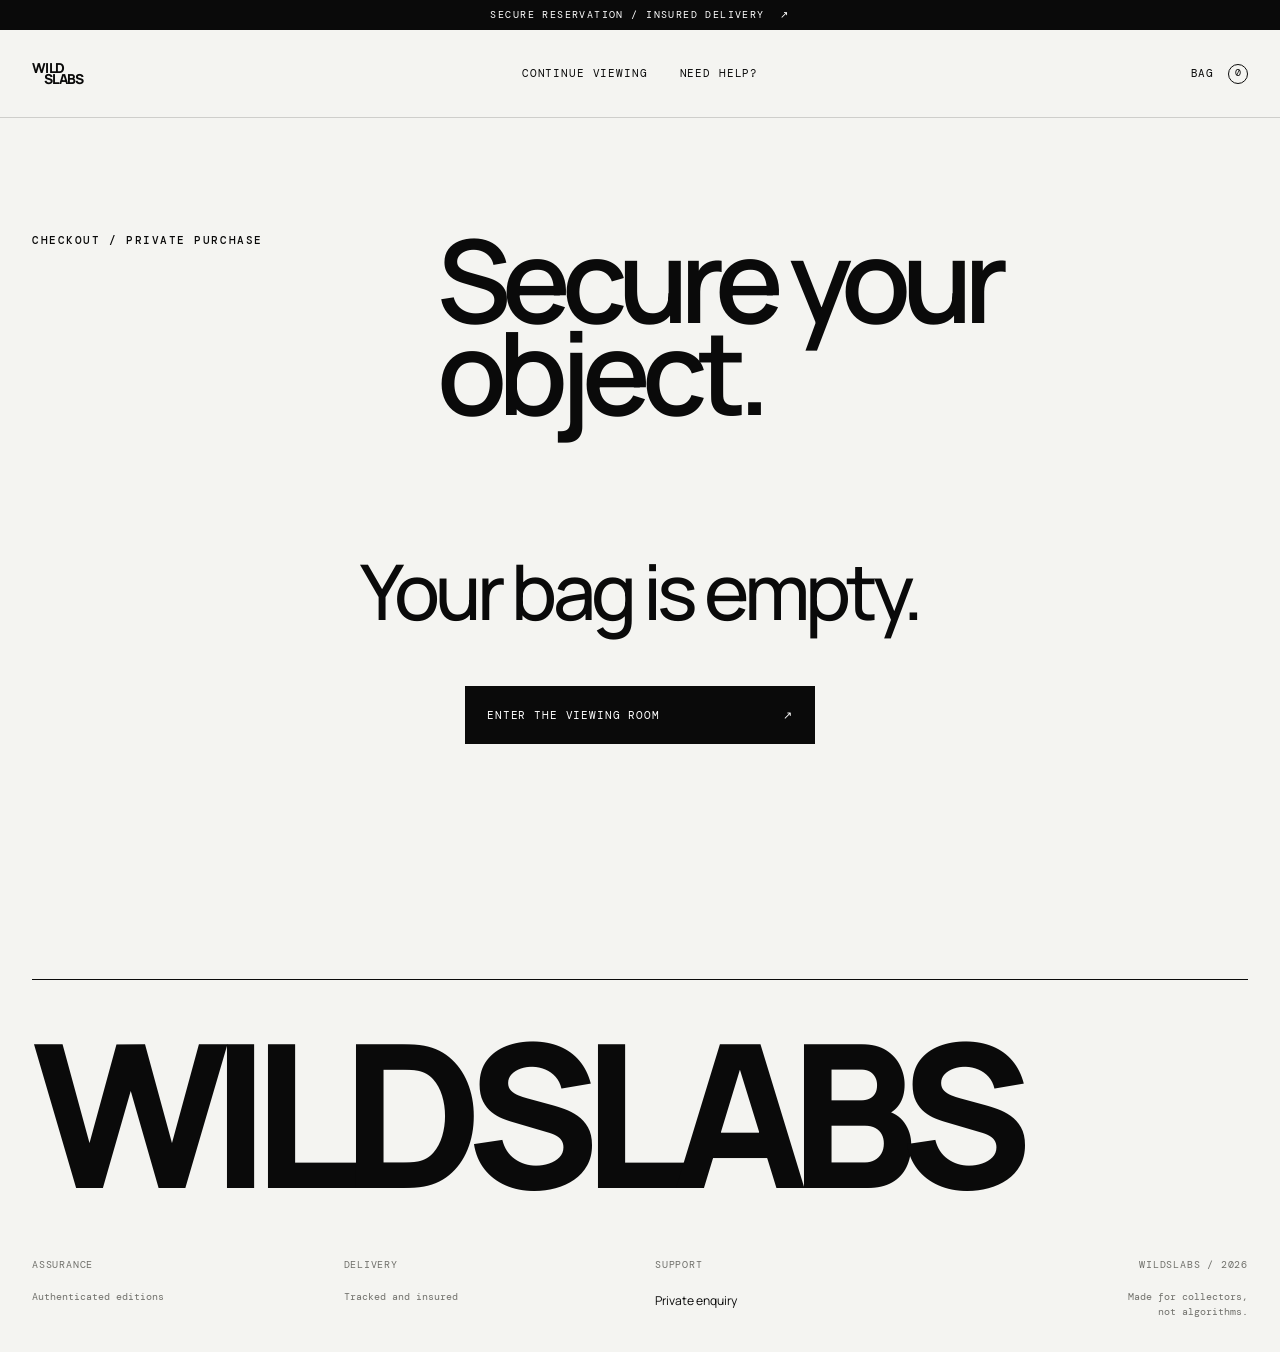
<file: checkout.html>
<!doctype html>
<html lang="en">
<head>
  <meta charset="utf-8">
  <meta name="viewport" content="width=device-width, initial-scale=1">
  <meta name="theme-color" content="#f4f4f1">
  <meta name="description" content="Complete your WildSlabs limited-edition object reservation.">
  <title>Checkout — WildSlabs</title>
  <link rel="preconnect" href="https://fonts.googleapis.com">
  <link rel="preconnect" href="https://fonts.gstatic.com" crossorigin>
  <link href="https://fonts.googleapis.com/css2?family=DM+Mono:wght@300;400;500&family=Manrope:wght@400;500;600;700;800&display=swap" rel="stylesheet">
  <link rel="stylesheet" href="assets/css/styles.css">
  <script src="assets/js/catalog.js" defer></script>
  <script src="assets/js/inner-pages.js" defer></script>
</head>
<body class="inner-page checkout-page" data-page="checkout">
  <a class="skip-link" href="#main-content">Skip to content</a>
  <div class="announcement" role="status"><p>Secure reservation / Insured delivery <span aria-hidden="true">↗</span></p></div>

  <header class="site-header" data-header>
    <a class="wordmark" href="index.html" aria-label="WildSlabs home"><span>WILD</span><span>SLABS</span></a>
    <nav class="desktop-nav" aria-label="Primary navigation"><a href="collection.html?type=all">Continue viewing</a><a href="index.html#studio">Need help?</a></nav>
    <div class="header-actions"><a class="text-button" href="checkout.html">Bag <span class="cart-count" data-cart-count>0</span></a></div>
  </header>

  <main id="main-content" class="checkout-main section-shell">
    <div class="checkout-heading"><p class="eyebrow">Checkout / Private purchase</p><h1>Secure your<br>object.</h1></div>

    <div class="checkout-empty" data-checkout-empty hidden>
      <h2>Your bag is empty.</h2>
      <a class="button button-dark" href="collection.html?type=all">Enter the viewing room <span aria-hidden="true">↗</span></a>
    </div>

    <div class="checkout-layout" data-checkout-content hidden>
      <form class="checkout-form" data-checkout-form>
        <section>
          <div class="checkout-section-title"><span>01</span><h2>Contact</h2></div>
          <div class="form-grid">
            <label class="field field--wide">Email address<input type="email" name="email" autocomplete="email" required></label>
            <label class="field">First name<input type="text" name="first_name" autocomplete="given-name" required></label>
            <label class="field">Last name<input type="text" name="last_name" autocomplete="family-name" required></label>
          </div>
        </section>
        <section>
          <div class="checkout-section-title"><span>02</span><h2>Delivery</h2></div>
          <div class="form-grid">
            <label class="field field--wide">Address<input type="text" name="address" autocomplete="street-address" required></label>
            <label class="field">City<input type="text" name="city" autocomplete="address-level2" required></label>
            <label class="field">Postal code<input type="text" name="postal_code" autocomplete="postal-code" required></label>
            <label class="field field--wide">Country<select name="country" autocomplete="country-name" required><option value="">Select country</option><option>United States</option><option>United Kingdom</option><option>Canada</option><option>Australia</option><option>Singapore</option><option>Other</option></select></label>
          </div>
        </section>
        <section>
          <div class="checkout-section-title"><span>03</span><h2>Reservation</h2></div>
          <p class="checkout-disclaimer">This static prototype captures the full checkout journey. Secure payment will connect to WooCommerce during the WordPress build.</p>
          <button class="button button-dark checkout-submit" type="submit">Complete reservation <span aria-hidden="true">↗</span></button>
          <p class="form-message" data-checkout-message aria-live="polite"></p>
        </section>
      </form>

      <aside class="order-summary" aria-labelledby="summary-title">
        <div class="checkout-section-title"><span>Bag</span><h2 id="summary-title">Order summary</h2></div>
        <div data-checkout-items></div>
        <dl class="order-totals">
          <div><dt>Subtotal</dt><dd data-checkout-subtotal>$0</dd></div>
          <div><dt>Insured delivery</dt><dd>Complimentary</dd></div>
          <div class="order-total"><dt>Total</dt><dd data-checkout-total>$0</dd></div>
        </dl>
      </aside>
    </div>
  </main>

  <footer class="site-footer section-shell checkout-footer">
    <a class="footer-wordmark" href="index.html">WILDSLABS</a>
    <div class="footer-grid"><div><p>Assurance</p><span>Authenticated editions</span></div><div><p>Delivery</p><span>Tracked and insured</span></div><div><p>Support</p><a href="index.html#studio">Private enquiry</a></div><div class="footer-note"><p>WildSlabs / 2026</p><span>Made for collectors,<br>not algorithms.</span></div></div>
  </footer>
</body>
</html>
</file>
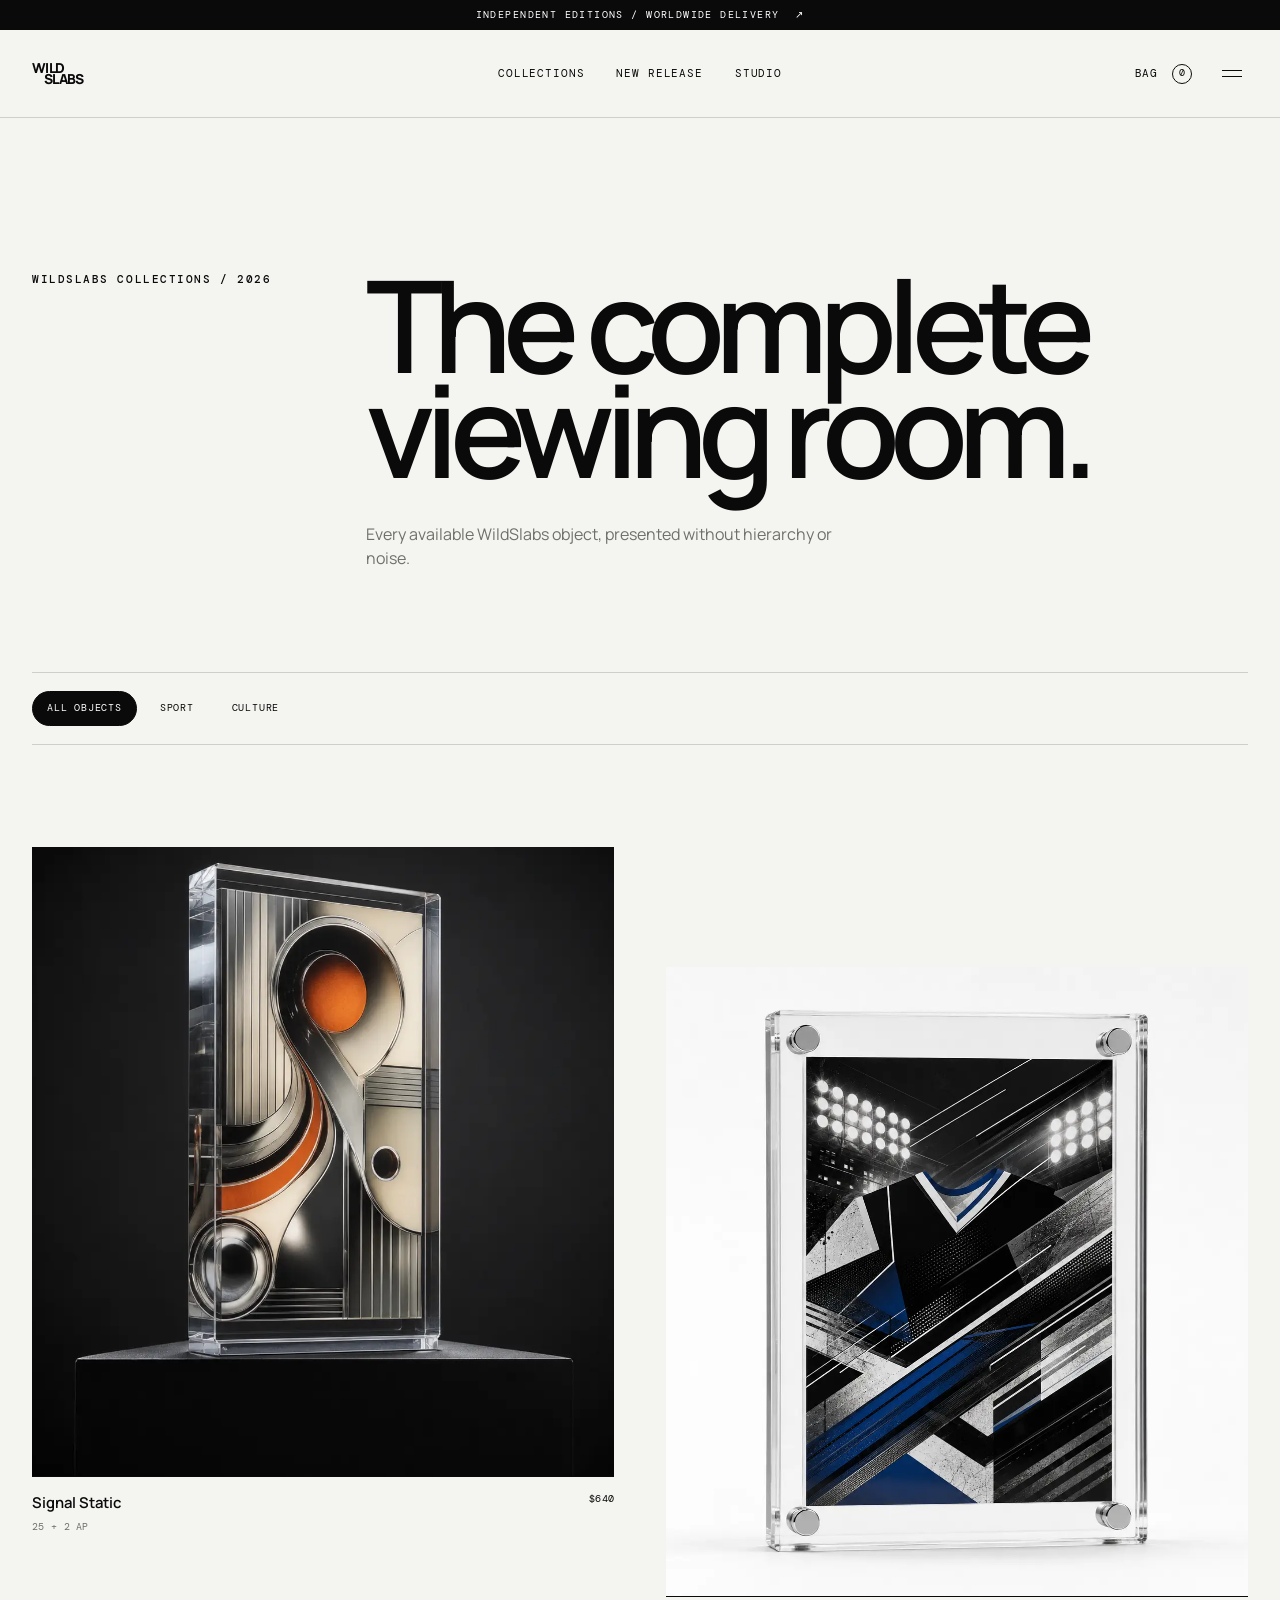
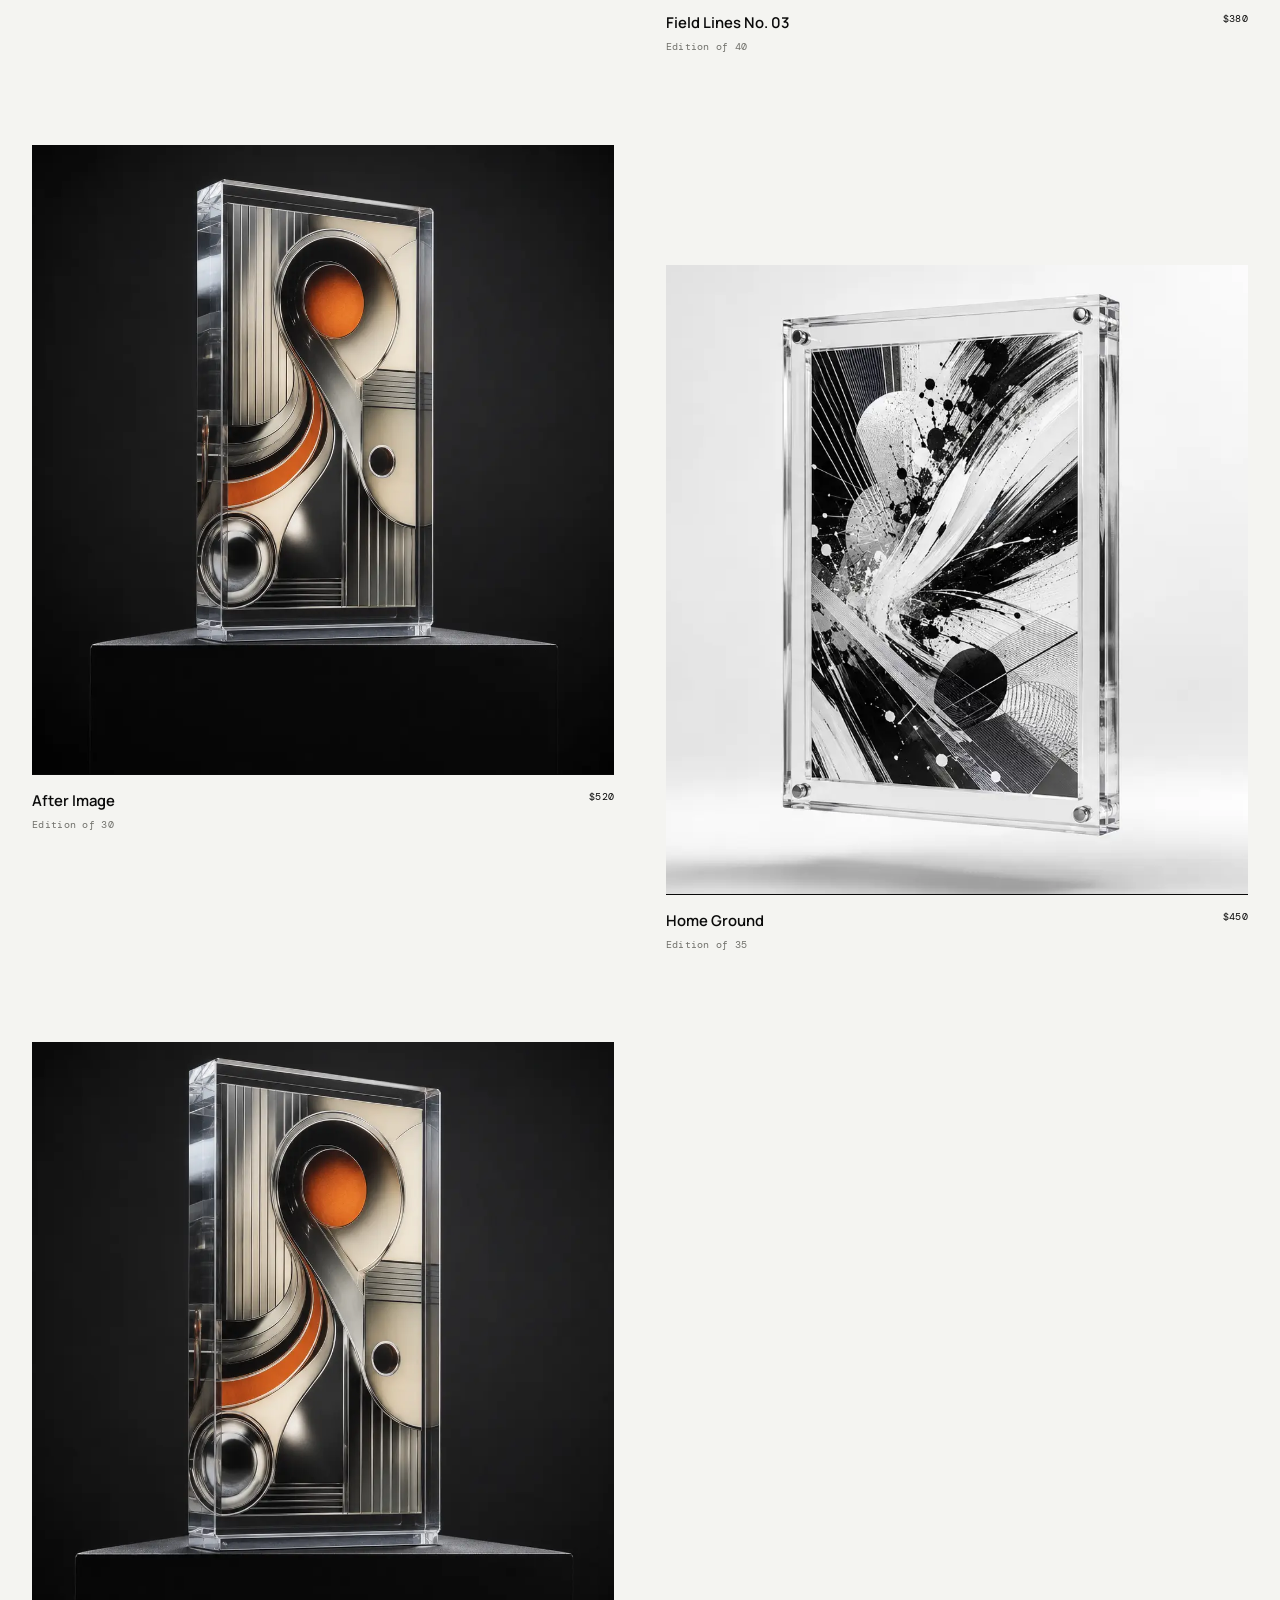
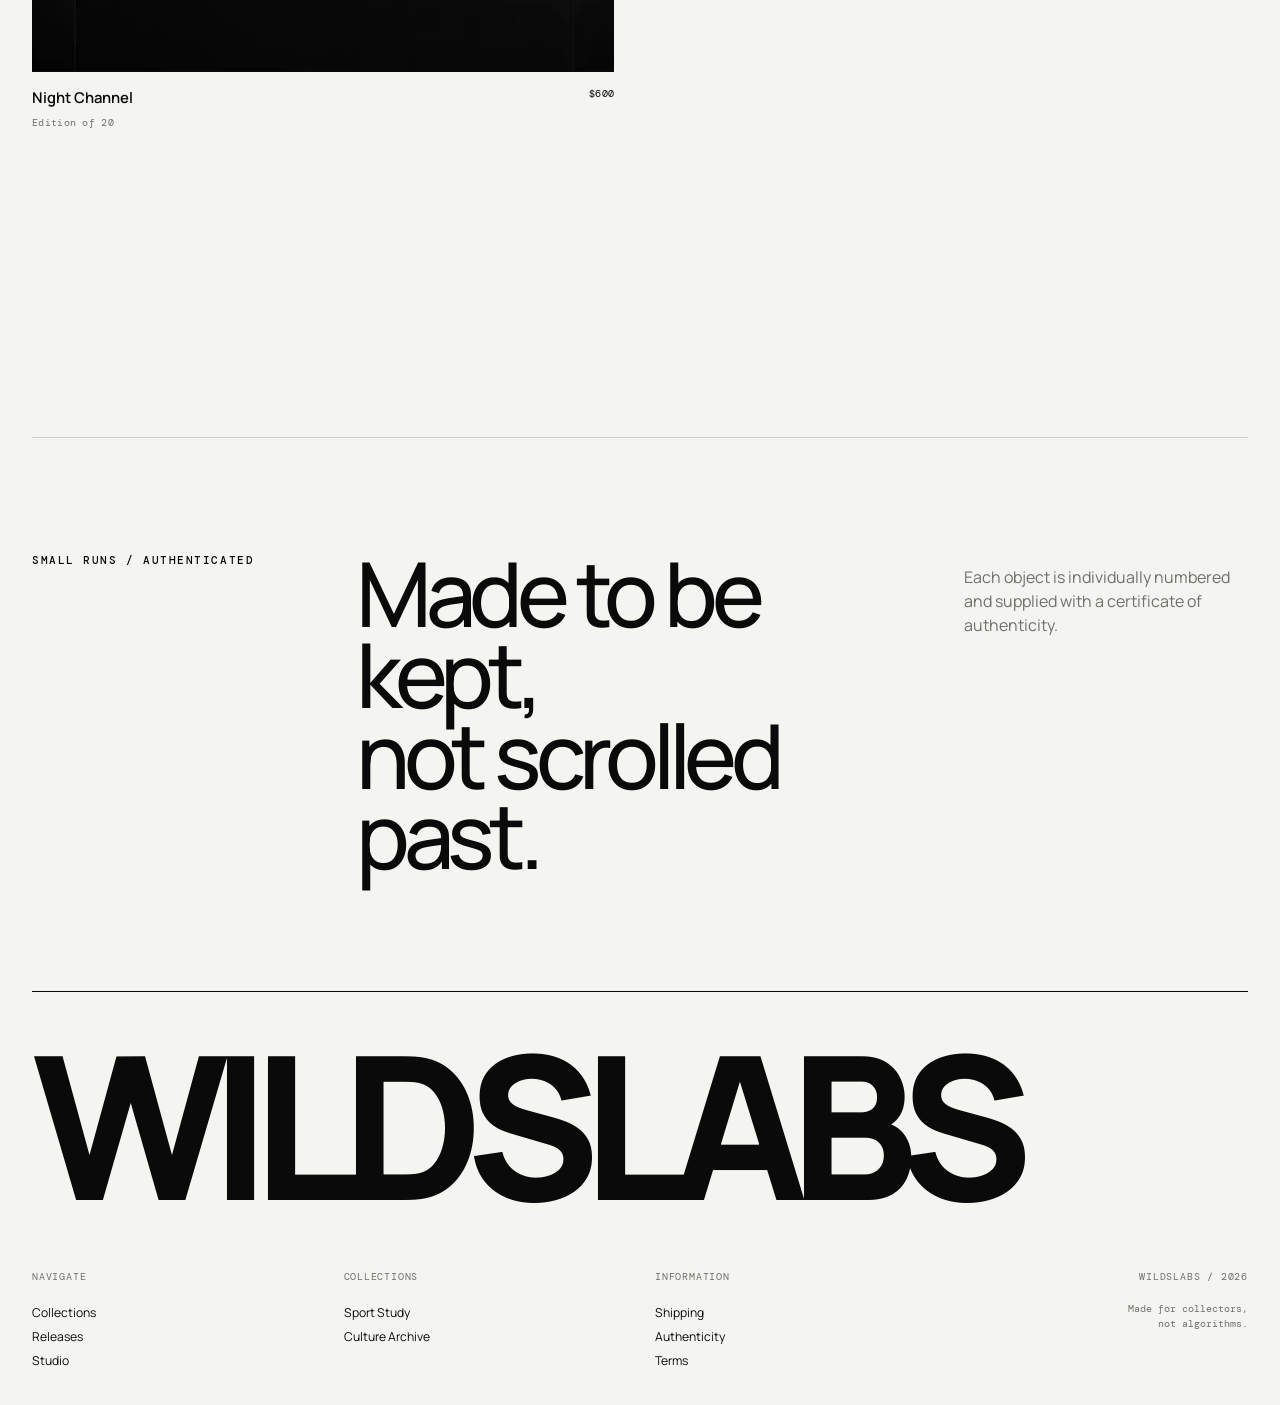
<file: collection.html>
<!doctype html>
<html lang="en">
<head>
  <meta charset="utf-8">
  <meta name="viewport" content="width=device-width, initial-scale=1">
  <meta name="theme-color" content="#f4f4f1">
  <meta name="description" content="Browse WildSlabs limited-edition sport and culture collectible collections.">
  <title>Collections — WildSlabs</title>
  <link rel="preconnect" href="https://fonts.googleapis.com">
  <link rel="preconnect" href="https://fonts.gstatic.com" crossorigin>
  <link href="https://fonts.googleapis.com/css2?family=DM+Mono:wght@300;400;500&family=Manrope:wght@400;500;600;700;800&display=swap" rel="stylesheet">
  <link rel="stylesheet" href="assets/css/styles.css">
  <script src="assets/js/catalog.js" defer></script>
  <script src="assets/js/inner-pages.js" defer></script>
</head>
<body class="inner-page" data-page="collection">
  <a class="skip-link" href="#main-content">Skip to content</a>
  <div class="announcement" role="status"><p>Independent editions / Worldwide delivery <span aria-hidden="true">↗</span></p></div>

  <header class="site-header" data-header>
    <a class="wordmark" href="index.html" aria-label="WildSlabs home"><span>WILD</span><span>SLABS</span></a>
    <nav class="desktop-nav" aria-label="Primary navigation">
      <a href="collection.html?type=all">Collections</a>
      <a href="index.html#new-release">New release</a>
      <a href="index.html#studio">Studio</a>
    </nav>
    <div class="header-actions">
      <a class="text-button" href="checkout.html">Bag <span class="cart-count" data-cart-count>0</span></a>
      <button class="menu-button" type="button" data-menu-button aria-expanded="false" aria-controls="mobile-menu"><span class="sr-only">Open menu</span><span></span><span></span></button>
    </div>
  </header>

  <div class="mobile-menu" id="mobile-menu" data-mobile-menu aria-hidden="true">
    <nav aria-label="Menu navigation">
      <a href="collection.html?type=all"><span>01</span> Collections</a>
      <a href="collection.html?type=sport"><span>02</span> Sport Study</a>
      <a href="collection.html?type=culture"><span>03</span> Culture Archive</a>
      <a href="index.html#studio"><span>04</span> Studio</a>
    </nav>
    <p>Limited objects for sport and culture collectors.</p>
  </div>

  <main id="main-content">
    <section class="collection-page-head section-shell">
      <p class="eyebrow">WildSlabs collections / 2026</p>
      <div>
        <h1 data-collection-title>The complete viewing room.</h1>
        <p data-collection-intro>Every available WildSlabs object, presented without hierarchy or noise.</p>
      </div>
    </section>

    <nav class="collection-switch section-shell" aria-label="Choose a collection">
      <a href="collection.html?type=all" data-collection-switch="all">All objects</a>
      <a href="collection.html?type=sport" data-collection-switch="sport">Sport</a>
      <a href="collection.html?type=culture" data-collection-switch="culture">Culture</a>
    </nav>

    <section class="objects collection-listing section-shell" aria-label="Collection objects">
      <div class="product-grid" data-collection-grid></div>
    </section>

    <section class="collection-note section-shell">
      <p class="eyebrow">Small runs / Authenticated</p>
      <h2>Made to be kept,<br>not scrolled past.</h2>
      <p>Each object is individually numbered and supplied with a certificate of authenticity.</p>
    </section>
  </main>

  <footer class="site-footer section-shell">
    <a class="footer-wordmark" href="index.html">WILDSLABS</a>
    <div class="footer-grid">
      <div><p>Navigate</p><a href="collection.html?type=all">Collections</a><a href="index.html#new-release">Releases</a><a href="index.html#studio">Studio</a></div>
      <div><p>Collections</p><a href="collection.html?type=sport">Sport Study</a><a href="collection.html?type=culture">Culture Archive</a></div>
      <div><p>Information</p><a href="information.html#shipping">Shipping</a><a href="information.html#authenticity">Authenticity</a><a href="information.html#terms">Terms</a></div>
      <div class="footer-note"><p>WildSlabs / 2026</p><span>Made for collectors,<br>not algorithms.</span></div>
    </div>
  </footer>
</body>
</html>
</file>
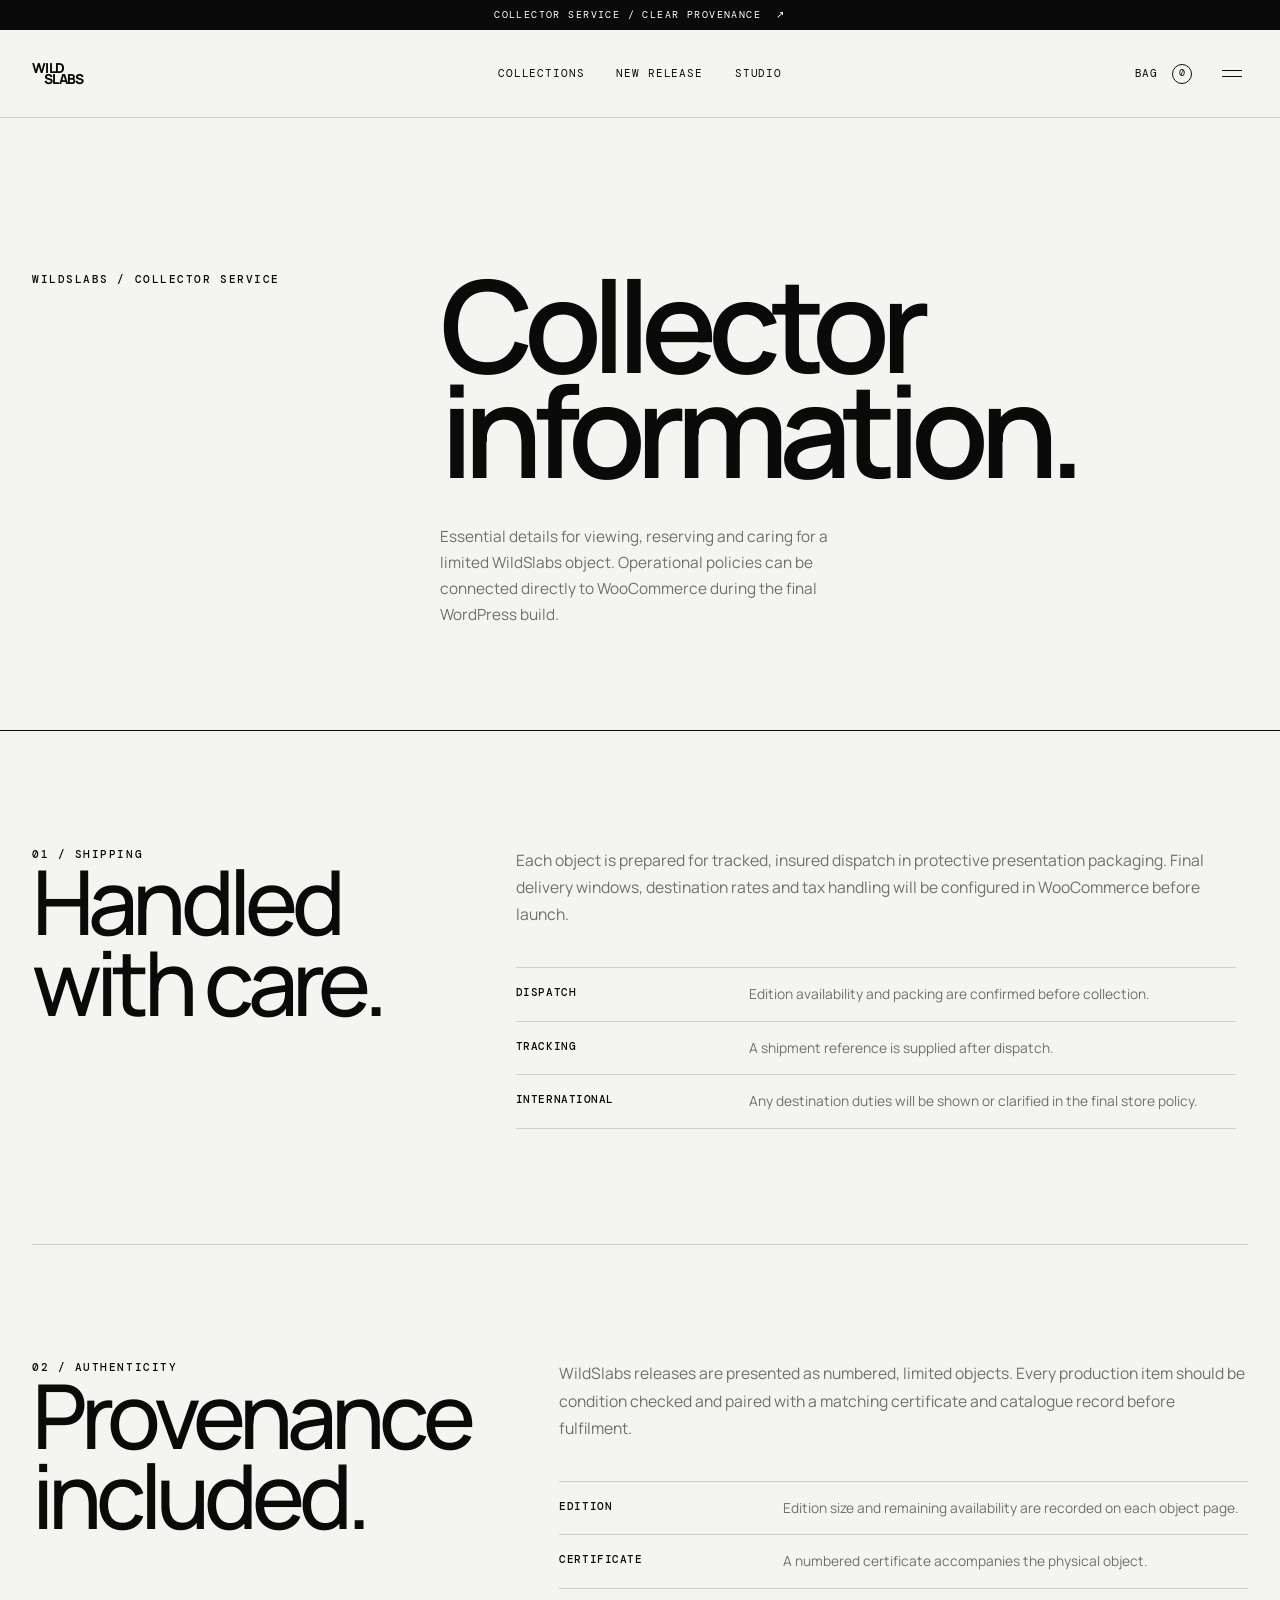
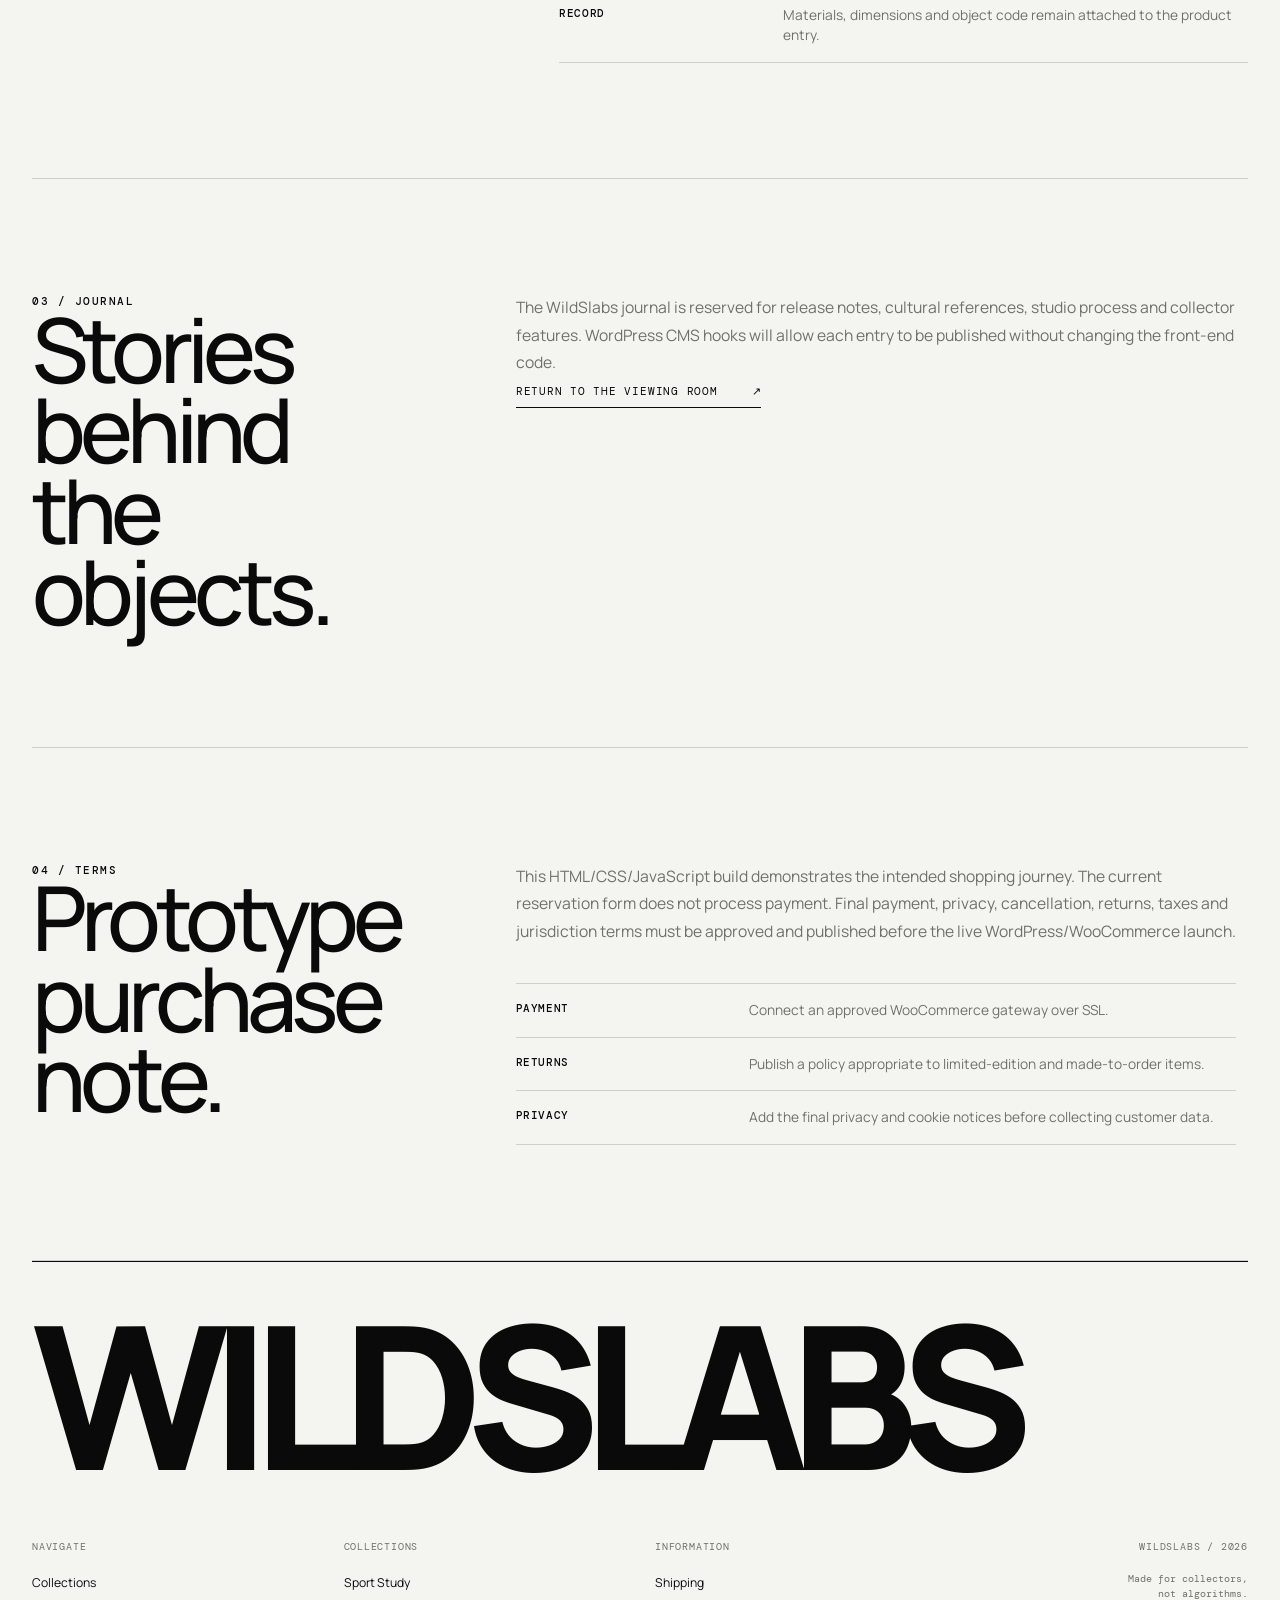
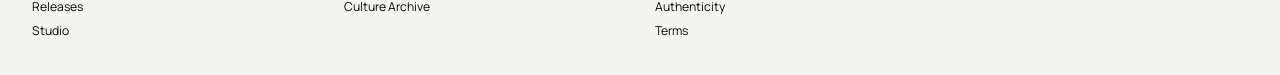
<file: information.html>
<!doctype html>
<html lang="en">
<head>
  <meta charset="utf-8">
  <meta name="viewport" content="width=device-width, initial-scale=1">
  <meta name="theme-color" content="#f4f4f1">
  <meta name="description" content="Shipping, authenticity, journal and prototype purchase information for WildSlabs collectors.">
  <title>Collector Information — WildSlabs</title>
  <link rel="preconnect" href="https://fonts.googleapis.com">
  <link rel="preconnect" href="https://fonts.gstatic.com" crossorigin>
  <link href="https://fonts.googleapis.com/css2?family=DM+Mono:wght@300;400;500&family=Manrope:wght@400;500;600;700;800&display=swap" rel="stylesheet">
  <link rel="stylesheet" href="assets/css/styles.css">
  <script src="assets/js/catalog.js" defer></script>
  <script src="assets/js/inner-pages.js" defer></script>
</head>
<body class="inner-page info-page" data-page="information">
  <a class="skip-link" href="#main-content">Skip to content</a>
  <div class="announcement" role="status"><p>Collector service / Clear provenance <span aria-hidden="true">↗</span></p></div>

  <header class="site-header" data-header>
    <a class="wordmark" href="index.html" aria-label="WildSlabs home"><span>WILD</span><span>SLABS</span></a>
    <nav class="desktop-nav" aria-label="Primary navigation">
      <a href="collection.html?type=all">Collections</a>
      <a href="index.html#new-release">New release</a>
      <a href="index.html#studio">Studio</a>
    </nav>
    <div class="header-actions">
      <a class="text-button" href="checkout.html">Bag <span class="cart-count" data-cart-count>0</span></a>
      <button class="menu-button" type="button" data-menu-button aria-expanded="false" aria-controls="mobile-menu"><span class="sr-only">Open menu</span><span></span><span></span></button>
    </div>
  </header>

  <div class="mobile-menu" id="mobile-menu" data-mobile-menu aria-hidden="true">
    <nav aria-label="Menu navigation">
      <a href="collection.html?type=all"><span>01</span> Collections</a>
      <a href="#shipping"><span>02</span> Shipping</a>
      <a href="#authenticity"><span>03</span> Authenticity</a>
      <a href="#terms"><span>04</span> Terms</a>
    </nav>
    <p>Clear information for limited-edition collectors.</p>
  </div>

  <main id="main-content">
    <section class="info-page-head section-shell">
      <p class="eyebrow">WildSlabs / Collector service</p>
      <div>
        <h1>Collector information.</h1>
        <p>Essential details for viewing, reserving and caring for a limited WildSlabs object. Operational policies can be connected directly to WooCommerce during the final WordPress build.</p>
      </div>
    </section>

    <div class="info-sections">
      <section class="info-section section-shell" id="shipping">
        <div><p class="eyebrow">01 / Shipping</p><h2>Handled with care.</h2></div>
        <div class="info-section-copy">
          <p>Each object is prepared for tracked, insured dispatch in protective presentation packaging. Final delivery windows, destination rates and tax handling will be configured in WooCommerce before launch.</p>
          <ul class="info-list">
            <li><strong>Dispatch</strong><span>Edition availability and packing are confirmed before collection.</span></li>
            <li><strong>Tracking</strong><span>A shipment reference is supplied after dispatch.</span></li>
            <li><strong>International</strong><span>Any destination duties will be shown or clarified in the final store policy.</span></li>
          </ul>
        </div>
      </section>

      <section class="info-section section-shell" id="authenticity">
        <div><p class="eyebrow">02 / Authenticity</p><h2>Provenance included.</h2></div>
        <div class="info-section-copy">
          <p>WildSlabs releases are presented as numbered, limited objects. Every production item should be condition checked and paired with a matching certificate and catalogue record before fulfilment.</p>
          <ul class="info-list">
            <li><strong>Edition</strong><span>Edition size and remaining availability are recorded on each object page.</span></li>
            <li><strong>Certificate</strong><span>A numbered certificate accompanies the physical object.</span></li>
            <li><strong>Record</strong><span>Materials, dimensions and object code remain attached to the product entry.</span></li>
          </ul>
        </div>
      </section>

      <section class="info-section section-shell" id="journal">
        <div><p class="eyebrow">03 / Journal</p><h2>Stories behind the objects.</h2></div>
        <div class="info-section-copy">
          <p>The WildSlabs journal is reserved for release notes, cultural references, studio process and collector features. WordPress CMS hooks will allow each entry to be published without changing the front-end code.</p>
          <a class="arrow-link" href="collection.html?type=all">Return to the viewing room <span aria-hidden="true">↗</span></a>
        </div>
      </section>

      <section class="info-section section-shell" id="terms">
        <div><p class="eyebrow">04 / Terms</p><h2>Prototype purchase note.</h2></div>
        <div class="info-section-copy">
          <p>This HTML/CSS/JavaScript build demonstrates the intended shopping journey. The current reservation form does not process payment. Final payment, privacy, cancellation, returns, taxes and jurisdiction terms must be approved and published before the live WordPress/WooCommerce launch.</p>
          <ul class="info-list">
            <li><strong>Payment</strong><span>Connect an approved WooCommerce gateway over SSL.</span></li>
            <li><strong>Returns</strong><span>Publish a policy appropriate to limited-edition and made-to-order items.</span></li>
            <li><strong>Privacy</strong><span>Add the final privacy and cookie notices before collecting customer data.</span></li>
          </ul>
        </div>
      </section>
    </div>
  </main>

  <footer class="site-footer section-shell">
    <a class="footer-wordmark" href="index.html">WILDSLABS</a>
    <div class="footer-grid">
      <div><p>Navigate</p><a href="collection.html?type=all">Collections</a><a href="index.html#new-release">Releases</a><a href="index.html#studio">Studio</a></div>
      <div><p>Collections</p><a href="collection.html?type=sport">Sport Study</a><a href="collection.html?type=culture">Culture Archive</a></div>
      <div><p>Information</p><a href="#shipping">Shipping</a><a href="#authenticity">Authenticity</a><a href="#terms">Terms</a></div>
      <div class="footer-note"><p>WildSlabs / 2026</p><span>Made for collectors,<br>not algorithms.</span></div>
    </div>
  </footer>
</body>
</html>
</file>
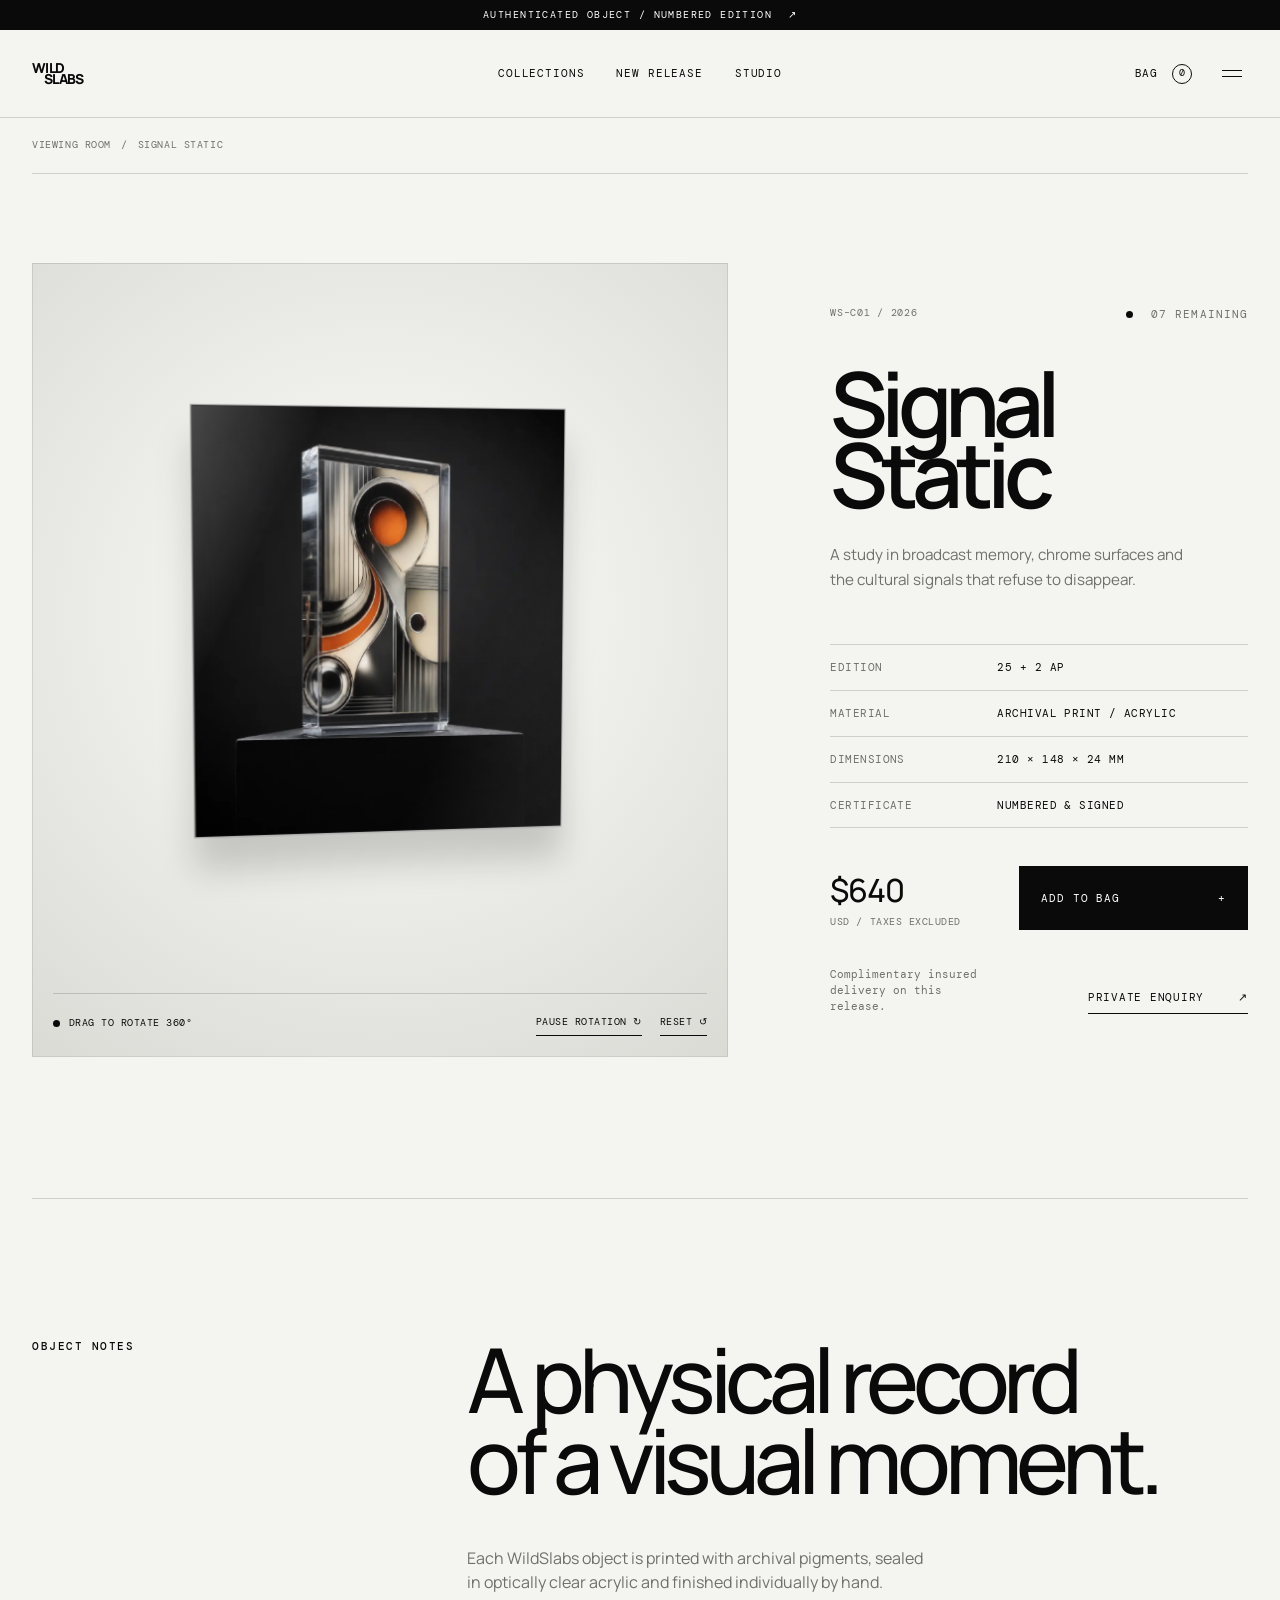
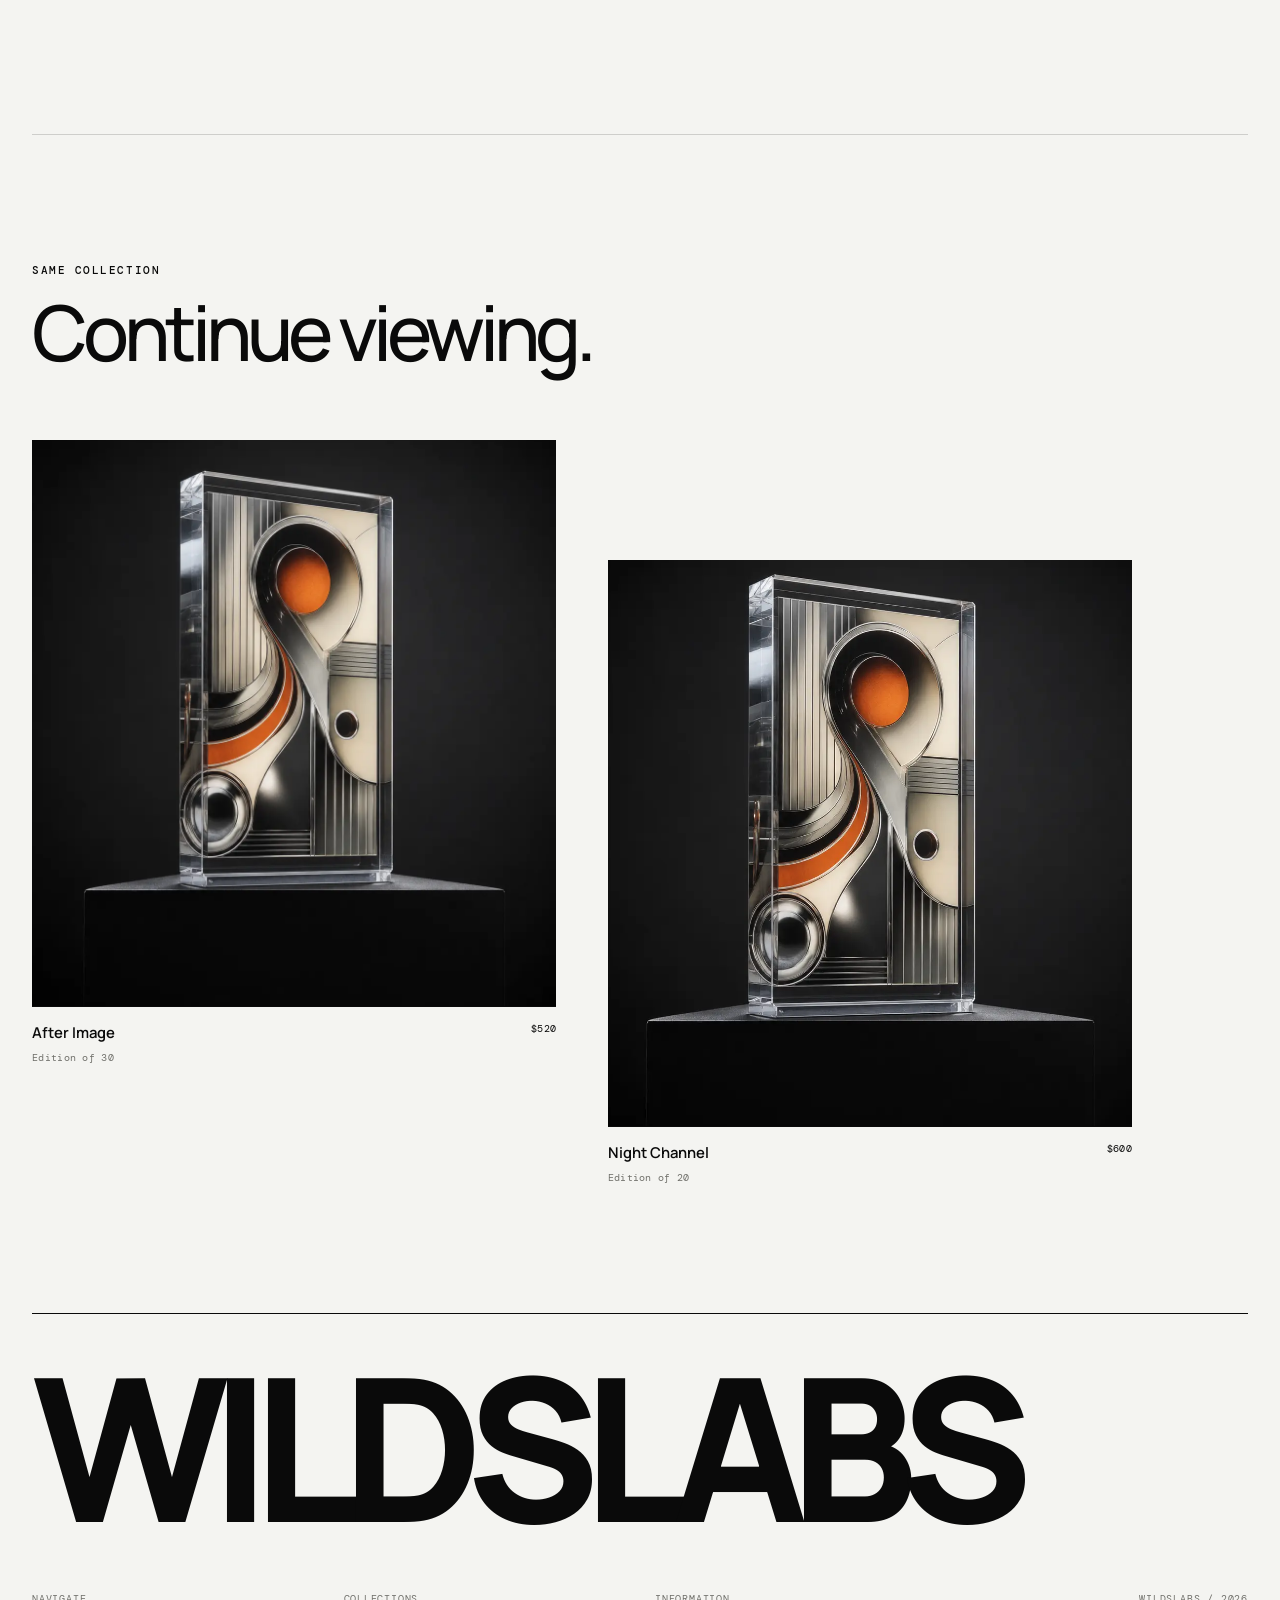
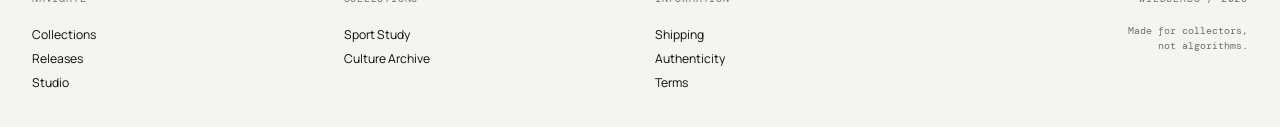
<file: product.html>
<!doctype html>
<html lang="en">
<head>
  <meta charset="utf-8">
  <meta name="viewport" content="width=device-width, initial-scale=1">
  <meta name="theme-color" content="#0a0a0a">
  <meta name="description" content="Explore a limited-edition WildSlabs object in an interactive 360-degree viewer.">
  <title>Object — WildSlabs</title>
  <link rel="preconnect" href="https://fonts.googleapis.com">
  <link rel="preconnect" href="https://fonts.gstatic.com" crossorigin>
  <link href="https://fonts.googleapis.com/css2?family=DM+Mono:wght@300;400;500&family=Manrope:wght@400;500;600;700;800&display=swap" rel="stylesheet">
  <link rel="stylesheet" href="assets/css/styles.css">
  <script src="assets/js/catalog.js" defer></script>
  <script src="assets/js/inner-pages.js" defer></script>
</head>
<body class="inner-page product-page" data-page="product">
  <a class="skip-link" href="#main-content">Skip to content</a>
  <div class="announcement" role="status"><p>Authenticated object / Numbered edition <span aria-hidden="true">↗</span></p></div>

  <header class="site-header" data-header>
    <a class="wordmark" href="index.html" aria-label="WildSlabs home"><span>WILD</span><span>SLABS</span></a>
    <nav class="desktop-nav" aria-label="Primary navigation">
      <a href="collection.html?type=all">Collections</a>
      <a href="index.html#new-release">New release</a>
      <a href="index.html#studio">Studio</a>
    </nav>
    <div class="header-actions">
      <a class="text-button" href="checkout.html">Bag <span class="cart-count" data-cart-count>0</span></a>
      <button class="menu-button" type="button" data-menu-button aria-expanded="false" aria-controls="mobile-menu"><span class="sr-only">Open menu</span><span></span><span></span></button>
    </div>
  </header>

  <div class="mobile-menu" id="mobile-menu" data-mobile-menu aria-hidden="true">
    <nav aria-label="Menu navigation">
      <a href="collection.html?type=all"><span>01</span> Collections</a>
      <a href="collection.html?type=sport"><span>02</span> Sport Study</a>
      <a href="collection.html?type=culture"><span>03</span> Culture Archive</a>
      <a href="index.html#studio"><span>04</span> Studio</a>
    </nav>
    <p>Limited objects for sport and culture collectors.</p>
  </div>

  <main id="main-content" data-product-page>
    <div class="product-breadcrumb section-shell"><a href="collection.html?type=all">Viewing room</a><span>/</span><span data-product-name>Object</span></div>

    <section class="product-page-layout section-shell" aria-labelledby="product-title">
      <!-- A six-face CSS 3D model: pointer drag, touch drag and arrow keys all work. -->
      <div class="object-viewer" data-object-viewer tabindex="0" role="slider" aria-label="Interactive 360 degree product viewer. Drag or use arrow keys to rotate." aria-valuemin="0" aria-valuemax="359" aria-valuenow="0">
        <div class="viewer-stage" aria-hidden="true">
          <div class="slab-model" data-slab-model>
            <div class="slab-face slab-face--front"><img data-product-image src="assets/images/culture-slab.webp" alt=""></div>
            <div class="slab-face slab-face--back"><span>W/S</span><small data-product-code>WS / 2026</small></div>
            <div class="slab-face slab-face--left"></div>
            <div class="slab-face slab-face--right"></div>
            <div class="slab-face slab-face--top"></div>
            <div class="slab-face slab-face--bottom"></div>
          </div>
        </div>
        <div class="viewer-controls">
          <p><span class="viewer-status-dot"></span> Drag to rotate 360°</p>
          <div>
            <button type="button" data-viewer-spin aria-pressed="true">Pause rotation <span aria-hidden="true">↻</span></button>
            <button type="button" data-viewer-reset>Reset <span aria-hidden="true">↺</span></button>
          </div>
        </div>
      </div>

      <div class="product-page-copy">
        <div class="product-status"><p data-product-code>WS / 2026</p><p class="availability"><span></span> <span data-product-remaining>Available</span></p></div>
        <h1 id="product-title" data-product-name>Object</h1>
        <p class="product-page-description" data-product-description></p>
        <dl class="product-specs">
          <div><dt>Edition</dt><dd data-product-edition></dd></div>
          <div><dt>Material</dt><dd data-product-material></dd></div>
          <div><dt>Dimensions</dt><dd data-product-dimensions></dd></div>
          <div><dt>Certificate</dt><dd data-product-certificate></dd></div>
        </dl>
        <div class="product-page-buy">
          <p><strong data-product-price>$0</strong><span>USD / Taxes excluded</span></p>
          <button class="button button-dark" type="button" data-product-add>Add to bag <span aria-hidden="true">+</span></button>
        </div>
        <div class="product-service-notes">
          <p>Complimentary insured delivery on this release.</p>
          <a class="arrow-link" href="index.html#studio">Private enquiry <span aria-hidden="true">↗</span></a>
        </div>
      </div>
    </section>

    <section class="object-story section-shell">
      <p class="eyebrow">Object notes</p>
      <div><h2>A physical record<br>of a visual moment.</h2><p>Each WildSlabs object is printed with archival pigments, sealed in optically clear acrylic and finished individually by hand.</p></div>
    </section>

    <section class="related-objects section-shell" aria-labelledby="related-title">
      <div class="section-heading"><div><p class="eyebrow">Same collection</p><h2 id="related-title">Continue viewing.</h2></div></div>
      <div class="product-grid" data-related-grid></div>
    </section>
  </main>

  <footer class="site-footer section-shell">
    <a class="footer-wordmark" href="index.html">WILDSLABS</a>
    <div class="footer-grid">
      <div><p>Navigate</p><a href="collection.html?type=all">Collections</a><a href="index.html#new-release">Releases</a><a href="index.html#studio">Studio</a></div>
      <div><p>Collections</p><a href="collection.html?type=sport">Sport Study</a><a href="collection.html?type=culture">Culture Archive</a></div>
      <div><p>Information</p><a href="information.html#shipping">Shipping</a><a href="information.html#authenticity">Authenticity</a><a href="information.html#terms">Terms</a></div>
      <div class="footer-note"><p>WildSlabs / 2026</p><span>Made for collectors,<br>not algorithms.</span></div>
    </div>
  </footer>

  <div class="bag-toast" data-toast role="status" aria-live="polite"></div>
</body>
</html>
</file>
<file: assets/css/styles.css>
/* ================================================================
   WILDSLABS — Core Design System
   Custom CSS only: no framework dependency.
   Breakpoints: desktop > 1024px, tablet 701–1024px, mobile <= 700px.
   ================================================================ */

:root {
  --paper: #f4f4f1;
  --white: #fff;
  --ink: #0a0a0a;
  --muted: #70706b;
  --line: #c9c9c3;
  --soft-line: rgba(10, 10, 10, 0.16);
  --dark-line: rgba(255, 255, 255, 0.22);
  --header-height: 88px;
  --shell: min(1600px, calc(100vw - 64px));
  --ease: cubic-bezier(.22, 1, .36, 1);
  --display: "Manrope", Arial, sans-serif;
  --mono: "DM Mono", "Courier New", monospace;
}

*, *::before, *::after { box-sizing: border-box; }
[hidden] { display: none !important; }
html { scroll-behavior: smooth; }
body {
  margin: 0;
  overflow-x: hidden;
  background: var(--paper);
  color: var(--ink);
  font-family: var(--display);
  font-size: 16px;
  line-height: 1.5;
  -webkit-font-smoothing: antialiased;
  text-rendering: optimizeLegibility;
}
body.is-locked { overflow: hidden; }
button, input, textarea { color: inherit; font: inherit; }
button, a { -webkit-tap-highlight-color: transparent; }
button { border: 0; cursor: pointer; }
a { color: inherit; text-decoration: none; }
img { display: block; max-width: 100%; }
figure, h1, h2, h3, p, dl, dd { margin: 0; }

/* Screen-reader and keyboard helpers */
.sr-only {
  position: absolute;
  width: 1px;
  height: 1px;
  padding: 0;
  margin: -1px;
  overflow: hidden;
  clip: rect(0, 0, 0, 0);
  white-space: nowrap;
  border: 0;
}
.skip-link {
  position: fixed;
  z-index: 1000;
  top: 12px;
  left: 12px;
  padding: 12px 16px;
  background: var(--white);
  color: var(--ink);
  transform: translateY(-150%);
}
.skip-link:focus { transform: none; }
:focus-visible { outline: 2px solid currentColor; outline-offset: 4px; }

.section-shell { width: var(--shell); margin-inline: auto; }
.eyebrow {
  font-family: var(--mono);
  font-size: .69rem;
  font-weight: 500;
  letter-spacing: .14em;
  line-height: 1.3;
  text-transform: uppercase;
}

/* Header and navigation */
.announcement {
  display: grid;
  height: 30px;
  place-items: center;
  background: var(--ink);
  color: var(--white);
  font-family: var(--mono);
  font-size: .63rem;
  letter-spacing: .14em;
  text-transform: uppercase;
}
.announcement span { margin-left: 8px; }
.site-header {
  position: sticky;
  z-index: 80;
  top: 0;
  display: grid;
  grid-template-columns: 1fr auto 1fr;
  align-items: center;
  width: 100%;
  height: var(--header-height);
  padding: 0 32px;
  border-bottom: 1px solid var(--soft-line);
  background: rgba(244, 244, 241, .9);
  backdrop-filter: blur(14px);
  transition: height .35s var(--ease), background .35s ease;
}
.site-header.is-scrolled { height: 68px; background: rgba(244, 244, 241, .97); }
.wordmark {
  display: flex;
  width: max-content;
  flex-direction: column;
  font-size: .86rem;
  font-weight: 800;
  letter-spacing: -.05em;
  line-height: .78;
}
.wordmark span:last-child { padding-left: 12px; }
.desktop-nav { display: flex; gap: 32px; }
.desktop-nav a, .text-button {
  position: relative;
  background: none;
  font-family: var(--mono);
  font-size: .67rem;
  letter-spacing: .08em;
  text-transform: uppercase;
}
.desktop-nav a::after {
  position: absolute;
  right: 0;
  bottom: -7px;
  left: 0;
  height: 1px;
  background: var(--ink);
  content: "";
  transform: scaleX(0);
  transform-origin: right;
  transition: transform .35s var(--ease);
}
.desktop-nav a:hover::after { transform: scaleX(1); transform-origin: left; }
.header-actions { display: flex; align-items: center; justify-content: flex-end; gap: 24px; }
.cart-count {
  display: inline-grid;
  min-width: 20px;
  height: 20px;
  margin-left: 6px;
  place-items: center;
  border: 1px solid var(--ink);
  border-radius: 50%;
  font-size: .6rem;
}
.menu-button { display: none; width: 32px; height: 32px; padding: 6px; background: none; }
.menu-button span:not(.sr-only) { display: block; width: 100%; height: 1px; margin: 5px 0; background: currentColor; transition: transform .3s ease; }
.menu-button[aria-expanded="true"] span:nth-of-type(2) { transform: translateY(3px) rotate(45deg); }
.menu-button[aria-expanded="true"] span:nth-of-type(3) { transform: translateY(-3px) rotate(-45deg); }
.mobile-menu {
  position: fixed;
  z-index: 75;
  inset: 0;
  display: flex;
  visibility: hidden;
  flex-direction: column;
  justify-content: space-between;
  padding: clamp(132px, 14vh, 180px) 32px 34px;
  background: var(--ink);
  color: var(--white);
  opacity: 0;
  clip-path: inset(0 0 100% 0);
  transition: opacity .3s ease, clip-path .65s var(--ease), visibility .65s;
}
.mobile-menu.is-open { visibility: visible; opacity: 1; clip-path: inset(0); }
.mobile-menu nav { display: flex; flex-direction: column; }
.mobile-menu nav a {
  padding: 14px 0;
  border-bottom: 1px solid var(--dark-line);
  font-size: clamp(2.5rem, 6.3vw, 6.6rem);
  font-weight: 600;
  letter-spacing: -.065em;
  line-height: .92;
  opacity: 0;
  transform: translateY(28px);
  transition: opacity .5s ease, transform .65s var(--ease);
}
.mobile-menu.is-open nav a { opacity: 1; transform: none; }
.mobile-menu.is-open nav a:nth-child(2) { transition-delay: .05s; }
.mobile-menu.is-open nav a:nth-child(3) { transition-delay: .1s; }
.mobile-menu.is-open nav a:nth-child(4) { transition-delay: .15s; }
.mobile-menu nav span { display: inline-block; width: 44px; font-family: var(--mono); font-size: .62rem; font-weight: 400; letter-spacing: .1em; }
.mobile-menu > p { max-width: 270px; color: #aaa; font-family: var(--mono); font-size: .7rem; }
body.is-menu-open .site-header { border-color: var(--dark-line); background: var(--ink); color: var(--white); }
body.is-menu-open .cart-count { border-color: currentColor; }

/* Hero */
.hero { padding: clamp(72px, 9vw, 140px) 0 40px; }
.hero-copy { display: grid; grid-template-columns: 1fr 2fr 1fr; align-items: end; margin-bottom: 72px; }
.hero-copy > .eyebrow { align-self: start; padding-top: 16px; }
.hero h1 {
  grid-column: 2;
  font-size: clamp(4.6rem, 9.7vw, 10.5rem);
  font-weight: 600;
  letter-spacing: -.075em;
  line-height: .78;
  text-transform: uppercase;
}
.hero h1 em { font-family: Georgia, "Times New Roman", serif; font-weight: 400; text-transform: none; }
.hero-intro { display: flex; align-self: stretch; flex-direction: column; justify-content: flex-end; gap: 30px; padding-left: 32px; }
.hero-intro > p { max-width: 30ch; font-size: .96rem; line-height: 1.55; }
.arrow-link {
  display: inline-flex;
  width: max-content;
  align-items: center;
  justify-content: space-between;
  gap: 34px;
  padding: 0 0 8px;
  border-bottom: 1px solid currentColor;
  font-family: var(--mono);
  font-size: .68rem;
  letter-spacing: .07em;
  text-transform: uppercase;
  transition: gap .3s var(--ease), opacity .3s ease;
}
.arrow-link:hover { gap: 44px; opacity: .65; }
.arrow-link--button { background: transparent; }
.image-frame { position: relative; overflow: hidden; background: #e7e7e3; }
.image-frame--hero { aspect-ratio: 16 / 8.2; }
.image-frame--hero img { width: 100%; height: 100%; object-fit: cover; transform: scale(1.01); transition: transform 1.2s var(--ease); }
.image-frame--hero:hover img { transform: scale(1.035); }

/* Hero slideshow keeps every artwork fully visible and adds only gallery-light motion. */
.hero-showcase {
  position: relative;
  overflow: hidden;
  width: 100%;
  aspect-ratio: 16 / 8.2;
  border: 1px solid var(--soft-line);
  background: #e9e9e6;
  cursor: default;
}
.hero-showcase::before {
  position: absolute;
  z-index: 2;
  inset: 0;
  background: linear-gradient(105deg, transparent 25%, rgba(255, 255, 255, .22) 48%, transparent 70%);
  content: "";
  pointer-events: none;
  transform: translateX(-100%);
  animation: hero-light-sweep 8s ease-in-out infinite;
}
.hero-showcase-track, .hero-slide { position: absolute; inset: 0; }
.hero-slide {
  display: grid;
  place-items: center;
  padding: clamp(24px, 4vw, 70px);
  background: radial-gradient(circle at 50% 42%, #fff 0, #f1f1ee 50%, #e7e7e3 100%);
  opacity: 0;
  pointer-events: none;
  transform: translate3d(4%, 0, 0) scale(.985);
  transition: opacity 1s ease, transform 1.35s var(--ease);
}
.hero-slide--dark { background: radial-gradient(circle at 50% 42%, #242424 0, #111 55%, #080808 100%); }
.hero-slide.is-active { z-index: 1; opacity: 1; pointer-events: auto; transform: none; }
.hero-slide img {
  width: 100%;
  height: 100%;
  object-fit: contain;
  filter: drop-shadow(0 24px 28px rgba(0, 0, 0, .09));
  transform: scale(.975) translate3d(-1%, 0, 0);
}
.hero-slide--dark img { filter: drop-shadow(0 28px 32px rgba(0, 0, 0, .4)); }
.hero-slide.is-active img { animation: hero-object-drift 4.8s var(--ease) both; }
.hero-showcase-ui {
  position: absolute;
  z-index: 4;
  right: 20px;
  bottom: 18px;
  left: 20px;
  display: flex;
  align-items: flex-end;
  justify-content: space-between;
  gap: 20px;
  font-family: var(--mono);
  font-size: .58rem;
  letter-spacing: .07em;
  text-transform: uppercase;
}
.hero-showcase-status, .hero-showcase-actions { display: flex; align-items: center; gap: 18px; }
.hero-showcase-status {
  padding: 9px 11px;
  background: rgba(244, 244, 241, .9);
  backdrop-filter: blur(8px);
}
.hero-showcase-status > span { width: 6px; height: 6px; border-radius: 50%; background: var(--ink); animation: pulse 1.8s ease infinite; }
.hero-showcase-actions { padding: 9px 11px; background: rgba(244, 244, 241, .9); backdrop-filter: blur(8px); }
.hero-showcase-actions button { padding: 0; border-bottom: 1px solid currentColor; background: transparent; font: inherit; letter-spacing: inherit; text-transform: inherit; }
.hero-showcase-actions p strong { font-weight: 500; }
.hero-showcase-progress {
  position: absolute;
  z-index: 5;
  right: 0;
  bottom: 0;
  left: 0;
  height: 2px;
  background: var(--ink);
  transform: scaleX(0);
  transform-origin: left;
}
.hero-showcase-progress.is-running { animation: hero-progress 4.8s linear both; }
.hero-showcase.is-paused .hero-showcase-status > span { opacity: .3; animation: none; }
@keyframes hero-object-drift {
  from { transform: scale(.975) translate3d(-1.2%, 0, 0); }
  to { transform: scale(1.02) translate3d(1.2%, -.5%, 0); }
}
@keyframes hero-light-sweep { 0%, 58% { transform: translateX(-100%); } 82%, 100% { transform: translateX(100%); } }
@keyframes hero-progress { to { transform: scaleX(1); } }
.edition-stamp {
  position: absolute;
  right: 22px;
  bottom: 22px;
  display: grid;
  width: 68px;
  height: 68px;
  place-items: center;
  border: 1px solid rgba(10, 10, 10, .45);
  border-radius: 50%;
  font-family: var(--mono);
  font-size: .64rem;
  letter-spacing: .06em;
}
.interaction-cue {
  position: absolute;
  z-index: 3;
  bottom: 24px;
  left: 24px;
  display: flex;
  align-items: center;
  gap: 12px;
  padding: 10px 12px;
  background: rgba(244, 244, 241, .88);
  font-family: var(--mono);
  font-size: .58rem;
  font-style: normal;
  letter-spacing: .08em;
  text-transform: uppercase;
  backdrop-filter: blur(8px);
}
.interaction-cue i { font-style: normal; animation: cue-shift 1.8s ease-in-out infinite; }
.interaction-cue--dark { background: rgba(10, 10, 10, .72); color: var(--white); }
@keyframes cue-shift { 50% { transform: translateX(4px); } }
.hero-art figcaption { display: grid; grid-template-columns: 1fr 2fr 1fr; padding-top: 14px; font-family: var(--mono); font-size: .64rem; letter-spacing: .06em; text-transform: uppercase; }
.hero-art figcaption span:nth-child(2) { padding-left: 4px; }
.hero-art figcaption span:last-child { text-align: right; }

/* Infinite-value ticker */
.ticker { overflow: hidden; padding: 20px 0; border-block: 1px solid var(--soft-line); }
.ticker-track { display: flex; width: max-content; align-items: center; gap: 34px; animation: ticker 24s linear infinite; }
.ticker span { font-family: var(--mono); font-size: .67rem; letter-spacing: .14em; text-transform: uppercase; }
.ticker i { display: block; width: 5px; height: 5px; border-radius: 50%; background: var(--ink); }
@keyframes ticker { to { transform: translateX(-50%); } }

/* Shared section headings */
.collections, .objects { padding-block: clamp(100px, 11vw, 180px); }
.section-heading { display: grid; grid-template-columns: 2fr 1fr; align-items: end; gap: 40px; margin-bottom: 72px; }
.section-heading h2, .studio h2, .newsletter h2 {
  margin-top: 18px;
  font-size: clamp(3rem, 6vw, 7rem);
  font-weight: 500;
  letter-spacing: -.065em;
  line-height: .94;
}
.section-heading > p { max-width: 43ch; color: var(--muted); font-size: .93rem; }

/* Collection cards */
.collection-grid { display: grid; grid-template-columns: 1.48fr 1fr; align-items: start; gap: clamp(28px, 5vw, 90px); }
.collection-card { position: relative; }
.collection-card:not(.collection-card--large) { margin-top: 150px; }
.card-link { position: absolute; z-index: 2; inset: 0; width: 100%; height: 100%; background: transparent; }
.collection-media { position: relative; overflow: hidden; aspect-ratio: 1 / 1.12; }
.collection-card--large .collection-media { aspect-ratio: 1.17 / 1; }
.media-light { background: #e9e9e5; }
.media-grey { background: #d2d2ce; }
.media-dark { background: #111; }
.collection-media img, .product-visual img { width: 100%; height: 100%; object-fit: cover; transition: transform .8s var(--ease), filter .6s ease; }
.collection-card:hover img { transform: scale(1.035); }
.object-index { position: absolute; top: 18px; left: 18px; font-family: var(--mono); font-size: .62rem; }
.media-dark .object-index { color: var(--white); }
.card-meta { display: flex; align-items: flex-start; justify-content: space-between; padding-top: 16px; border-top: 1px solid var(--ink); }
.card-meta p { font-size: 1rem; font-weight: 600; }
.card-meta span { font-family: var(--mono); font-size: .66rem; }
.card-meta div span { display: block; margin-top: 5px; color: var(--muted); }

/* Current release */
.section-dark { width: 100%; background: var(--ink); color: var(--white); }
.release { padding: 34px max(32px, calc((100vw - 1600px) / 2)) clamp(80px, 10vw, 150px); }
.release-top { display: flex; justify-content: space-between; padding-bottom: 34px; border-bottom: 1px solid var(--dark-line); }
.availability { font-family: var(--mono); font-size: .67rem; letter-spacing: .1em; text-transform: uppercase; }
.availability > span:first-child { display: inline-block; width: 7px; height: 7px; margin-right: 10px; border-radius: 50%; background: var(--white); animation: pulse 1.8s ease infinite; }
.product-page .availability > span:first-child { background: var(--ink); }
@keyframes pulse { 50% { opacity: .25; } }
.release-layout { display: grid; grid-template-columns: minmax(0, 1.25fr) minmax(360px, .75fr); gap: clamp(60px, 8vw, 140px); padding-top: 86px; }
.release-visual { min-width: 0; }
.release-image { overflow: hidden; aspect-ratio: 1 / 1; background: #181818; }
.release-image img { width: 100%; height: 100%; object-fit: cover; transition: transform 1s var(--ease); }
.release-image:hover img { transform: scale(1.025); }
.release-copy { align-self: center; }
.release-code { color: #949494; font-family: var(--mono); font-size: .64rem; letter-spacing: .08em; }
.release-copy h2 { margin: 28px 0 36px; font-size: clamp(4rem, 7vw, 8rem); font-weight: 600; letter-spacing: -.075em; line-height: .78; text-transform: uppercase; }
.release-description { max-width: 40ch; color: #b5b5b5; font-size: .95rem; line-height: 1.65; }
.release-viewer-link { margin-top: 28px; color: #d6d6d6; }
.release-details { margin-top: 54px; border-top: 1px solid var(--dark-line); }
.release-details > div { display: grid; grid-template-columns: 1fr 1.4fr; padding: 14px 0; border-bottom: 1px solid var(--dark-line); font-family: var(--mono); font-size: .64rem; letter-spacing: .04em; text-transform: uppercase; }
.release-details dt { color: #868686; }
.purchase-row { display: grid; grid-template-columns: .8fr 1.2fr; align-items: stretch; margin-top: 40px; }
.purchase-row > p { display: flex; align-items: flex-end; font-size: 2rem; font-weight: 500; letter-spacing: -.04em; }
.purchase-row > p span { margin: 0 0 7px 7px; color: #858585; font-family: var(--mono); font-size: .58rem; letter-spacing: .08em; }
.button { display: flex; min-height: 58px; align-items: center; justify-content: space-between; gap: 28px; padding: 0 22px; font-family: var(--mono); font-size: .67rem; letter-spacing: .08em; text-transform: uppercase; transition: background .3s ease, color .3s ease; }
.button-light { background: var(--white); color: var(--ink); }
.button-light:hover { background: #cacaca; }
.button-dark { background: var(--ink); color: var(--white); }
.button-dark:hover { background: #303030; }

/* Product viewing room */
.section-heading--objects { align-items: end; }
.filters { display: flex; justify-content: flex-end; gap: 6px; }
.filter { padding: 10px 15px; border: 1px solid var(--soft-line); border-radius: 40px; background: transparent; font-family: var(--mono); font-size: .61rem; letter-spacing: .08em; text-transform: uppercase; transition: background .25s, color .25s; }
.filter:hover, .filter.is-active { background: var(--ink); color: var(--white); }
.product-grid { display: grid; grid-template-columns: repeat(2, 1fr); column-gap: clamp(24px, 4vw, 70px); row-gap: 90px; }
.product-card:nth-child(even) { margin-top: 120px; }
.product-card.is-hidden { display: none; }
.product-visual { position: relative; display: block; overflow: hidden; width: 100%; aspect-ratio: 1 / 1.08; padding: 0; }
.product-visual > span:not(.surface-glare) { position: absolute; z-index: 3; right: 14px; bottom: 14px; padding: 9px 12px; background: var(--paper); font-family: var(--mono); font-size: .6rem; letter-spacing: .06em; text-transform: uppercase; opacity: 0; transform: translateY(8px); transition: opacity .3s, transform .3s; }
.product-visual:hover img { transform: scale(1.035); }
.product-visual:hover > span:not(.surface-glare) { opacity: 1; transform: none; }
.product-visual--crop img { transform: scale(1.08); }
.product-visual--crop:hover img { transform: scale(1.12); }
.product-visual--hero img { object-position: center; transform: scale(1.05); }
.product-visual--hero:hover img { transform: scale(1.1); }
.product-visual--tight img { transform: scale(1.15); }
.product-visual--tight:hover img { transform: scale(1.19); }
.product-info { display: flex; justify-content: space-between; gap: 24px; padding-top: 14px; border-top: 1px solid var(--ink); }
.product-info h3 { font-size: .93rem; font-weight: 600; }
.product-info p { font-family: var(--mono); font-size: .64rem; letter-spacing: .03em; }
.product-info div p { margin-top: 6px; color: var(--muted); }

/* Studio statement */
.studio { display: grid; grid-template-columns: 1fr 1fr; min-height: 570px; padding-block: clamp(76px, 8vw, 125px); border-top: 1px solid var(--soft-line); }
.studio-number { align-self: center; font-size: clamp(10rem, 23vw, 27rem); font-weight: 800; letter-spacing: -.13em; line-height: .7; }
.studio-copy { display: flex; align-items: flex-start; flex-direction: column; justify-content: center; padding-left: clamp(30px, 7vw, 120px); }
.studio-copy > p:not(.eyebrow) { max-width: 42ch; margin: 42px 0; color: var(--muted); font-size: .95rem; line-height: 1.65; }

/* Newsletter and footer */
.newsletter { display: grid; grid-template-columns: 1fr 2fr; padding-block: clamp(68px, 8vw, 118px); border-top: 1px solid var(--soft-line); }
.signup-form { display: flex; max-width: 760px; margin-top: 58px; border-bottom: 1px solid var(--ink); }
.signup-form input { width: 100%; padding: 18px 0; border: 0; border-radius: 0; background: transparent; font-size: 1.1rem; outline: 0; }
.signup-form input::placeholder { color: #91918c; }
.signup-form button { padding: 0 0 0 30px; background: transparent; font-family: var(--mono); font-size: .68rem; letter-spacing: .08em; text-transform: uppercase; }
.form-message { min-height: 24px; margin-top: 14px; color: var(--muted); font-family: var(--mono); font-size: .66rem; }
.site-footer { padding-top: 50px; padding-bottom: 32px; border-top: 1px solid var(--ink); }
.footer-wordmark { display: block; overflow: hidden; font-size: clamp(5rem, 15.6vw, 17rem); font-weight: 800; letter-spacing: -.09em; line-height: .82; white-space: nowrap; }
.footer-grid { display: grid; grid-template-columns: repeat(4, 1fr); gap: 30px; margin-top: 64px; }
.footer-grid > div { display: flex; align-items: flex-start; flex-direction: column; }
.footer-grid p { margin-bottom: 16px; color: var(--muted); font-family: var(--mono); font-size: .62rem; letter-spacing: .08em; text-transform: uppercase; }
.footer-grid a, .footer-grid button, .footer-link-disabled { padding: 3px 0; background: transparent; font-size: .76rem; }
.footer-grid a:hover, .footer-grid button:hover { text-decoration: underline; }
.footer-link-disabled { color: var(--muted); cursor: default; }
.footer-grid .footer-note { align-items: flex-end; text-align: right; }
.footer-note span { color: var(--muted); font-family: var(--mono); font-size: .65rem; }

/* Drawers, dialogs and overlay */
.page-overlay { position: fixed; z-index: 89; inset: 0; visibility: hidden; background: rgba(0, 0, 0, .52); opacity: 0; transition: opacity .3s, visibility .3s; }
.page-overlay.is-visible { visibility: visible; opacity: 1; }
.cart-drawer {
  position: fixed;
  z-index: 90;
  top: 0;
  right: 0;
  display: flex;
  width: min(480px, 100vw);
  height: 100dvh;
  flex-direction: column;
  padding: 28px;
  background: var(--paper);
  transform: translateX(102%);
  transition: transform .5s var(--ease);
}
.cart-drawer.is-open { transform: none; }
.drawer-head { display: flex; align-items: center; justify-content: space-between; padding-bottom: 25px; border-bottom: 1px solid var(--ink); }
.drawer-head h2 { font-size: 1.1rem; font-weight: 600; }
.drawer-head button { background: transparent; font-family: var(--mono); font-size: .63rem; text-transform: uppercase; }
.cart-items { overflow-y: auto; }
.cart-item { display: grid; grid-template-columns: 92px 1fr auto; gap: 16px; padding: 20px 0; border-bottom: 1px solid var(--soft-line); }
.cart-item img { width: 92px; height: 104px; background: #ddd; object-fit: cover; }
.cart-item h3 { margin: 3px 0 7px; font-size: .82rem; font-weight: 600; }
.cart-item p { color: var(--muted); font-family: var(--mono); font-size: .62rem; }
.cart-item button { align-self: start; background: transparent; font-family: var(--mono); font-size: .58rem; text-decoration: underline; }
.empty-cart { margin: auto 0; text-align: center; }
.empty-cart p { margin-bottom: 26px; color: var(--muted); }
.empty-cart .arrow-link { margin-inline: auto; }
.cart-summary { margin-top: auto; padding-top: 25px; border-top: 1px solid var(--ink); }
.cart-summary > div { display: flex; justify-content: space-between; margin-bottom: 10px; }
.cart-summary strong { font-size: 1.1rem; }
.cart-summary > p { margin-bottom: 24px; color: var(--muted); font-family: var(--mono); font-size: .58rem; }
.cart-summary .button { width: 100%; }
dialog { max-width: none; max-height: none; padding: 0; border: 0; }
dialog::backdrop { background: rgba(0, 0, 0, .62); backdrop-filter: blur(5px); }
.quick-view { width: min(1000px, calc(100vw - 60px)); background: var(--paper); color: var(--ink); }
.quick-layout { display: grid; grid-template-columns: 1fr 1fr; min-height: 600px; }
.quick-image { min-height: 600px; }
.quick-image img { width: 100%; height: 100%; object-fit: cover; }
.quick-copy { display: flex; flex-direction: column; justify-content: center; padding: clamp(40px, 6vw, 88px); }
.quick-copy h2 { margin: 22px 0 10px; font-size: clamp(2.5rem, 5vw, 4.8rem); font-weight: 600; letter-spacing: -.065em; line-height: .92; }
.quick-copy > p:not(.eyebrow, .quick-description) { color: var(--muted); font-family: var(--mono); font-size: .66rem; text-transform: uppercase; }
.quick-description { margin-top: 42px; color: var(--muted); font-size: .88rem; line-height: 1.65; }
.quick-page-link { margin-top: 30px; }
.quick-buy { display: flex; align-items: center; justify-content: space-between; gap: 24px; margin-top: auto; padding-top: 40px; }
.quick-buy strong { font-size: 1.5rem; }
.modal-close { position: absolute; z-index: 2; top: 16px; right: 18px; width: 38px; height: 38px; border-radius: 50%; background: var(--paper); font-size: 1.4rem; line-height: 1; }
.enquiry-dialog { width: min(720px, calc(100vw - 40px)); background: var(--ink); color: var(--white); }
.modal-close--light { background: transparent; color: var(--white); }
.enquiry-inner { padding: clamp(42px, 8vw, 90px); }
.enquiry-inner h2 { margin: 25px 0 18px; font-size: clamp(3rem, 7vw, 6rem); font-weight: 600; letter-spacing: -.07em; line-height: .9; }
.enquiry-inner > p:not(.eyebrow, .form-message) { max-width: 46ch; color: #aaa; }
.enquiry-inner form { display: grid; gap: 24px; margin-top: 48px; }
.enquiry-inner label { font-family: var(--mono); font-size: .62rem; letter-spacing: .08em; text-transform: uppercase; }
.enquiry-inner input, .enquiry-inner textarea { width: 100%; margin-top: 8px; padding: 12px 0; border: 0; border-bottom: 1px solid #5c5c5c; border-radius: 0; background: transparent; color: var(--white); outline: 0; resize: vertical; }
.enquiry-inner input:focus, .enquiry-inner textarea:focus { border-color: var(--white); }

/* Pointer-led depth: a lightweight 360-style viewing cue, without claiming a
   true multi-angle product spin. Transform variables keep the effect modular. */
[data-tilt] {
  --tilt-x: 0deg;
  --tilt-y: 0deg;
  --glare-x: 50%;
  --glare-y: 50%;
}
.tilt-surface {
  transform: perspective(1200px) rotateX(var(--tilt-x)) rotateY(var(--tilt-y));
  transform-style: preserve-3d;
  transition: transform .65s var(--ease), box-shadow .65s var(--ease);
  will-change: transform;
}
[data-tilt].is-tilting .tilt-surface {
  box-shadow: 0 24px 65px rgba(0, 0, 0, .12);
  transition-duration: .08s;
  transition-timing-function: linear;
}
.surface-glare {
  position: absolute;
  z-index: 2;
  inset: 0;
  pointer-events: none;
  background: radial-gradient(circle at var(--glare-x) var(--glare-y), rgba(255, 255, 255, .42), rgba(255, 255, 255, .08) 20%, transparent 48%);
  opacity: 0;
  mix-blend-mode: soft-light;
  transition: opacity .4s ease;
}
.surface-glare--dark { mix-blend-mode: screen; }
[data-tilt].is-tilting .surface-glare { opacity: .72; }

@media (hover: hover) and (pointer: fine) {
  .menu-button { display: block; }
}

/* Scroll reveal is progressive enhancement; content stays visible without JS. */
.js .reveal { opacity: 0; transform: translateY(24px); transition: opacity .8s var(--ease), transform .8s var(--ease); }
.js .reveal[data-delay="1"] { transition-delay: .12s; }
.js .reveal[data-delay="2"] { transition-delay: .22s; }
.js .reveal.is-visible { opacity: 1; transform: none; }

/* Tablet */
@media (max-width: 1024px) {
  :root { --shell: calc(100vw - 44px); }
  .desktop-nav { display: none; }
  .menu-button { display: block; }
  .hero-copy { grid-template-columns: 1fr 2.25fr; row-gap: 44px; }
  .hero h1 { grid-column: 1 / -1; grid-row: 1; }
  .hero-copy > .eyebrow { grid-column: 1; grid-row: 2; }
  .hero-intro { grid-column: 2; grid-row: 2; padding-left: 0; }
  .hero-art figcaption { grid-template-columns: 1fr 1fr 1fr; }
  .release-layout { grid-template-columns: 1fr 1fr; gap: 50px; }
  .release-copy h2 { font-size: 5.4rem; }
  .purchase-row { grid-template-columns: 1fr; gap: 24px; }
  .footer-grid { grid-template-columns: repeat(2, 1fr); row-gap: 44px; }
  .footer-grid .footer-note { align-items: flex-start; text-align: left; }
}

/* Mobile */
@media (max-width: 700px) {
  :root { --shell: calc(100vw - 32px); --header-height: 68px; }
  .announcement { height: 27px; font-size: .56rem; }
  .site-header { grid-template-columns: 1fr auto; padding-inline: 16px; }
  .desktop-nav { display: none; }
  .menu-button { display: block; }
  .mobile-menu { padding: 118px 16px 28px; }
  .hero { padding-top: 70px; }
  .hero-copy { display: flex; align-items: flex-start; flex-direction: column; margin-bottom: 44px; }
  .hero h1 { order: -1; font-size: clamp(3.8rem, 20vw, 6.4rem); line-height: .8; }
  .hero-intro { gap: 24px; padding: 0; }
  .image-frame--hero { aspect-ratio: 4 / 5; }
  .image-frame--hero img { object-position: 58% center; }
  .edition-stamp { right: 14px; bottom: 14px; width: 58px; height: 58px; }
  .hero-art figcaption { grid-template-columns: 1fr 1fr; row-gap: 8px; font-size: .57rem; }
  .hero-art figcaption span:nth-child(2) { text-align: right; }
  .hero-art figcaption span:last-child { display: none; }
  .ticker { padding: 15px 0; }
  .collections, .objects { padding-block: 92px; }
  .section-heading { display: block; margin-bottom: 44px; }
  .section-heading h2, .studio h2, .newsletter h2 { font-size: clamp(2.8rem, 13vw, 4.5rem); }
  .section-heading > p { margin-top: 28px; }
  .collection-grid { grid-template-columns: 1fr; gap: 62px; }
  .collection-card:not(.collection-card--large) { margin-top: 0; }
  .collection-card--large .collection-media, .collection-media { aspect-ratio: 1 / 1.12; }
  .release { padding: 24px 16px 82px; }
  .release-top { padding-bottom: 24px; }
  .release-layout { grid-template-columns: 1fr; gap: 54px; padding-top: 48px; }
  .release-copy h2 { font-size: clamp(4rem, 20vw, 6rem); }
  .release-details > div { grid-template-columns: 1fr 1.5fr; }
  .section-heading--objects .filters { justify-content: flex-start; margin-top: 28px; }
  .product-grid { grid-template-columns: 1fr; row-gap: 62px; }
  .product-card:nth-child(even) { margin-top: 0; }
  .product-visual > span:not(.surface-glare) { opacity: 1; transform: none; }
  .studio { grid-template-columns: 1fr; min-height: auto; }
  .studio-number { margin-bottom: 70px; font-size: 58vw; }
  .studio-copy { padding-left: 0; }
  .newsletter { grid-template-columns: 1fr; gap: 50px; }
  .signup-form { margin-top: 40px; }
  .footer-wordmark { font-size: 18.3vw; }
  .footer-grid { grid-template-columns: 1fr 1fr; }
  .quick-view { width: calc(100vw - 20px); }
  .quick-layout { grid-template-columns: 1fr; }
  .quick-image { min-height: 0; aspect-ratio: 1 / .8; }
  .quick-copy { min-height: 440px; padding: 38px 24px 28px; }
  .quick-description { margin-top: 28px; }
  .quick-buy { margin-top: 40px; }
  .enquiry-dialog { width: calc(100vw - 20px); }
}

/* Motion-sensitive users receive the same content without movement. */
@media (prefers-reduced-motion: reduce) {
  html { scroll-behavior: auto; }
  *, *::before, *::after { animation-duration: .01ms !important; animation-iteration-count: 1 !important; scroll-behavior: auto !important; transition-duration: .01ms !important; }
  .js .reveal { opacity: 1; transform: none; }
  .tilt-surface { transform: none !important; }
}

/* High-density screens retain crisp type and borders; imagery ships at 2x display size. */
@media (min-resolution: 2dppx) {
  body { -webkit-font-smoothing: antialiased; }
  .card-meta, .product-info, .release-details > div { border-width: .5px; }
}

/* ================================================================
   INNER PAGES — Collections, Product / 360 Viewer, Checkout
   These styles extend the same monochrome gallery system without a
   framework, keeping the later WordPress conversion straightforward.
   ================================================================ */

.inner-page main { min-height: 65vh; }
.inner-page .product-visual { cursor: pointer; }

/* Collection archive */
.collection-page-head {
  display: grid;
  grid-template-columns: 1fr 3fr;
  gap: 40px;
  padding-block: clamp(100px, 12vw, 190px) clamp(70px, 8vw, 120px);
}
.collection-page-head h1 {
  max-width: 12ch;
  font-size: clamp(4.5rem, 10vw, 10.5rem);
  font-weight: 600;
  letter-spacing: -.075em;
  line-height: .82;
}
.collection-page-head div > p {
  max-width: 47ch;
  margin-top: 40px;
  color: var(--muted);
}
.collection-switch {
  display: flex;
  gap: 8px;
  padding-block: 18px;
  border-block: 1px solid var(--soft-line);
}
.collection-switch a {
  padding: 9px 14px;
  border: 1px solid transparent;
  border-radius: 999px;
  font-family: var(--mono);
  font-size: .62rem;
  letter-spacing: .08em;
  text-transform: uppercase;
}
.collection-switch a:hover, .collection-switch a.is-active { border-color: var(--ink); background: var(--ink); color: var(--white); }
.collection-listing { padding-top: clamp(70px, 8vw, 120px); }
.collection-note {
  display: grid;
  grid-template-columns: 1fr 2fr 1fr;
  align-items: start;
  gap: 40px;
  margin-top: clamp(100px, 13vw, 210px);
  padding-block: clamp(80px, 9vw, 140px);
  border-top: 1px solid var(--soft-line);
}
.collection-note h2 {
  font-size: clamp(3.5rem, 7vw, 7.8rem);
  font-weight: 500;
  letter-spacing: -.07em;
  line-height: .9;
}
.collection-note > p:last-child { padding-top: 12px; color: var(--muted); }

/* Product page */
.product-breadcrumb {
  display: flex;
  gap: 10px;
  padding-block: 20px;
  border-bottom: 1px solid var(--soft-line);
  color: var(--muted);
  font-family: var(--mono);
  font-size: .61rem;
  letter-spacing: .06em;
  text-transform: uppercase;
}
.product-breadcrumb a:hover { color: var(--ink); }
.product-page-layout {
  display: grid;
  grid-template-columns: minmax(0, 1.25fr) minmax(360px, .75fr);
  gap: clamp(60px, 8vw, 135px);
  padding-block: clamp(58px, 7vw, 110px) clamp(100px, 11vw, 170px);
}

/* Six physical faces create a genuine rotatable 3D slab. */
.object-viewer {
  --slab-width: clamp(230px, 29vw, 410px);
  --slab-height: calc(var(--slab-width) * 1.14);
  --slab-depth: 24px;
  position: relative;
  min-height: clamp(610px, 62vw, 840px);
  overflow: hidden;
  border: 1px solid rgba(10, 10, 10, .1);
  background: radial-gradient(circle at 50% 44%, #fff 0, #eeeeea 42%, #dbdbd6 100%);
  cursor: default;
  touch-action: none;
  user-select: none;
}
.object-viewer:focus-visible { outline-offset: -5px; }
.object-viewer.is-dragging { cursor: default; }
.viewer-stage {
  position: absolute;
  inset: 0 0 78px;
  display: grid;
  place-items: center;
  perspective: 1300px;
  pointer-events: none;
}
.slab-model {
  position: relative;
  width: var(--slab-width);
  height: var(--slab-height);
  transform-style: preserve-3d;
  will-change: transform;
}
.slab-face {
  position: absolute;
  top: 50%;
  left: 50%;
  overflow: hidden;
  border: 1px solid rgba(255, 255, 255, .7);
  backface-visibility: hidden;
}
.slab-face--front, .slab-face--back {
  width: var(--slab-width);
  height: var(--slab-height);
}
.slab-face--front {
  background: #111;
  box-shadow: 0 34px 32px rgba(0, 0, 0, .17);
  transform: translate(-50%, -50%) translateZ(calc(var(--slab-depth) / 2));
  opacity: 1;
}
.slab-face--front::after {
  position: absolute;
  inset: 0;
  background: linear-gradient(115deg, rgba(255, 255, 255, .28), transparent 23%, transparent 70%, rgba(255, 255, 255, .1));
  content: "";
  pointer-events: none;
  mix-blend-mode: screen;
}
.slab-face--front img { width: 100%; height: 100%; object-fit: cover; }
.slab-face--back {
  display: flex;
  align-items: center;
  justify-content: center;
  flex-direction: column;
  background: linear-gradient(145deg, #101010, #2b2b2b);
  box-shadow: 0 34px 32px rgba(0, 0, 0, .17);
  color: var(--white);
  transform: translate(-50%, -50%) rotateY(180deg) translateZ(calc(var(--slab-depth) / 2));
  opacity: 0;
}
.slab-model.is-back-view .slab-face--front { opacity: 0; }
.slab-model.is-back-view .slab-face--back { opacity: 1; }
.slab-face--back span { font-size: clamp(5rem, 9vw, 8rem); font-weight: 800; letter-spacing: -.12em; line-height: 1; }
.slab-face--back small { margin-top: 22px; font-family: var(--mono); font-size: .6rem; letter-spacing: .14em; text-transform: uppercase; }
.slab-face--left, .slab-face--right {
  width: var(--slab-depth);
  height: var(--slab-height);
  background: linear-gradient(90deg, rgba(255, 255, 255, .34), rgba(115, 115, 115, .72), rgba(255, 255, 255, .42));
}
.slab-face--right { transform: translate(-50%, -50%) rotateY(90deg) translateZ(calc(var(--slab-width) / 2)); }
.slab-face--left { transform: translate(-50%, -50%) rotateY(-90deg) translateZ(calc(var(--slab-width) / 2)); }
.slab-face--top, .slab-face--bottom {
  width: var(--slab-width);
  height: var(--slab-depth);
  background: linear-gradient(rgba(255, 255, 255, .58), rgba(115, 115, 115, .65));
}
.slab-face--top { transform: translate(-50%, -50%) rotateX(90deg) translateZ(calc(var(--slab-height) / 2)); }
.slab-face--bottom { transform: translate(-50%, -50%) rotateX(-90deg) translateZ(calc(var(--slab-height) / 2)); }
.viewer-controls {
  position: absolute;
  right: 20px;
  bottom: 20px;
  left: 20px;
  display: flex;
  align-items: center;
  justify-content: space-between;
  gap: 20px;
  padding-top: 16px;
  border-top: 1px solid var(--soft-line);
  font-family: var(--mono);
  font-size: .61rem;
  letter-spacing: .05em;
  text-transform: uppercase;
}
.viewer-controls > p { display: flex; align-items: center; gap: 9px; }
.viewer-status-dot { width: 7px; height: 7px; border-radius: 50%; background: var(--ink); animation: pulse 1.8s ease infinite; }
.viewer-controls > div { display: flex; gap: 18px; }
.viewer-controls button { padding: 5px 0; border-bottom: 1px solid currentColor; background: transparent; font: inherit; letter-spacing: inherit; text-transform: inherit; }

/* Homepage current-release viewer uses the same six physical faces as the
   product page, but begins rotating automatically as soon as the page loads. */
.home-360-viewer {
  --slab-width: clamp(230px, 29vw, 390px);
  --slab-height: calc(var(--slab-width) * 1.14);
  --slab-depth: 24px;
  position: relative;
  overflow: hidden;
  width: 100%;
  aspect-ratio: 1 / 1;
  border: 1px solid var(--dark-line);
  background: radial-gradient(circle at 50% 43%, #2b2b2b, #111 54%, #080808 100%);
  cursor: default;
  touch-action: none;
  user-select: none;
}
.home-360-viewer .viewer-stage { inset: 0 0 64px; }
.home-360-viewer .slab-face--front img { transform: scale(1.06); }
.home-360-controls {
  position: absolute;
  right: 18px;
  bottom: 18px;
  left: 18px;
  display: flex;
  align-items: center;
  justify-content: space-between;
  gap: 18px;
  padding-top: 14px;
  border-top: 1px solid var(--dark-line);
  color: #d4d4d4;
  font-family: var(--mono);
  font-size: .58rem;
  letter-spacing: .06em;
  text-transform: uppercase;
}
.home-360-controls p { display: flex; align-items: center; gap: 9px; }
.home-360-controls p > span { width: 7px; height: 7px; border-radius: 50%; background: var(--white); animation: pulse 1.8s ease infinite; }
.home-360-controls button { padding: 5px 0; border-bottom: 1px solid currentColor; background: transparent; color: inherit; font: inherit; letter-spacing: inherit; text-transform: inherit; }

.product-page-copy { align-self: center; }
.product-status { display: flex; align-items: center; justify-content: space-between; color: var(--muted); font-family: var(--mono); font-size: .62rem; letter-spacing: .07em; text-transform: uppercase; }
.product-page-copy h1 { margin: 45px 0 32px; font-size: clamp(4.2rem, 7vw, 8rem); font-weight: 600; letter-spacing: -.078em; line-height: .8; }
.product-page-description { max-width: 42ch; color: var(--muted); font-size: .95rem; line-height: 1.65; }
.product-specs { margin-top: 52px; border-top: 1px solid var(--soft-line); }
.product-specs > div { display: grid; grid-template-columns: 1fr 1.5fr; padding: 14px 0; border-bottom: 1px solid var(--soft-line); font-family: var(--mono); font-size: .7rem; letter-spacing: .04em; text-transform: uppercase; }
.product-specs dt { color: var(--muted); }
.product-page-buy { display: grid; grid-template-columns: .85fr 1.15fr; gap: 20px; margin-top: 38px; }
.product-page-buy > p { display: flex; justify-content: center; flex-direction: column; }
.product-page-buy strong { font-size: 2rem; font-weight: 500; letter-spacing: -.04em; }
.product-page-buy p span { color: var(--muted); font-family: var(--mono); font-size: .65rem; letter-spacing: .05em; text-transform: uppercase; }
.product-service-notes { display: flex; align-items: end; justify-content: space-between; gap: 25px; margin-top: 36px; }
.product-service-notes > p { max-width: 24ch; color: var(--muted); font-family: var(--mono); font-size: .67rem; }
.object-story {
  display: grid;
  grid-template-columns: 1fr 2fr;
  gap: 45px;
  padding-block: clamp(90px, 11vw, 170px);
  border-top: 1px solid var(--soft-line);
}
.object-story h2 { font-size: clamp(3.8rem, 7vw, 7.5rem); font-weight: 500; letter-spacing: -.07em; line-height: .9; }
.object-story div > p { max-width: 47ch; margin-top: 45px; color: var(--muted); }
.related-objects { padding-block: clamp(90px, 10vw, 160px); border-top: 1px solid var(--soft-line); }
.related-objects .product-grid { max-width: 1100px; }
.bag-toast {
  position: fixed;
  z-index: 120;
  right: 24px;
  bottom: 24px;
  max-width: min(390px, calc(100vw - 32px));
  padding: 17px 20px;
  background: var(--ink);
  color: var(--white);
  font-family: var(--mono);
  font-size: .65rem;
  opacity: 0;
  transform: translateY(15px);
  transition: opacity .3s ease, transform .4s var(--ease);
  pointer-events: none;
}
.bag-toast.is-visible { opacity: 1; transform: none; }

/* Checkout */
.checkout-main { padding-block: clamp(80px, 9vw, 140px); }
.checkout-heading { display: grid; grid-template-columns: 1fr 2fr; margin-bottom: clamp(70px, 9vw, 130px); }
.checkout-heading h1 { font-size: clamp(4.5rem, 9vw, 9.5rem); font-weight: 600; letter-spacing: -.078em; line-height: .8; }
.checkout-layout { display: grid; grid-template-columns: minmax(0, 1.25fr) minmax(380px, .75fr); gap: clamp(60px, 9vw, 150px); align-items: start; }
.checkout-form { display: grid; gap: 75px; }
.checkout-section-title { display: flex; align-items: baseline; justify-content: space-between; gap: 20px; padding-bottom: 16px; border-bottom: 1px solid var(--ink); }
.checkout-section-title span { font-family: var(--mono); font-size: .68rem; letter-spacing: .08em; text-transform: uppercase; }
.checkout-section-title h2 { font-size: 1.35rem; font-weight: 500; letter-spacing: -.03em; }
.form-grid { display: grid; grid-template-columns: 1fr 1fr; gap: 25px; margin-top: 32px; }
.field { font-family: var(--mono); font-size: .72rem; letter-spacing: .07em; text-transform: uppercase; }
.field--wide { grid-column: 1 / -1; }
.field input, .field select { width: 100%; height: 52px; margin-top: 8px; padding: 0; border: 0; border-bottom: 1px solid var(--soft-line); border-radius: 0; background: transparent; outline: 0; }
.field input:focus, .field select:focus { border-color: var(--ink); }
.checkout-disclaimer { max-width: 60ch; margin: 28px 0; color: var(--muted); font-size: .85rem; }
.checkout-submit { width: 100%; }
.order-summary { position: sticky; top: 100px; padding: 28px; background: #e8e8e4; }
.order-summary .checkout-section-title { margin-bottom: 10px; }
.checkout-item { display: grid; grid-template-columns: 86px 1fr auto; gap: 15px; align-items: center; padding: 18px 0; border-bottom: 1px solid var(--soft-line); }
.checkout-item img { width: 86px; height: 98px; object-fit: cover; }
.checkout-item h3 { font-size: .8rem; font-weight: 600; }
.checkout-item p { margin-top: 5px; color: var(--muted); font-family: var(--mono); font-size: .66rem; }
.checkout-item > div:last-child { display: flex; align-items: flex-end; flex-direction: column; gap: 10px; }
.checkout-item strong { font-size: .8rem; }
.checkout-item button { padding: 0; background: transparent; color: var(--muted); font-family: var(--mono); font-size: .64rem; text-decoration: underline; text-transform: uppercase; }
.order-totals { margin-top: 28px; }
.order-totals > div { display: flex; justify-content: space-between; padding: 8px 0; font-family: var(--mono); font-size: .68rem; text-transform: uppercase; }
.order-totals .order-total { margin-top: 15px; padding-top: 20px; border-top: 1px solid var(--ink); font-size: .8rem; }
.checkout-empty { max-width: 650px; margin: 0 auto 120px; text-align: center; }
.checkout-empty h2 { margin-bottom: 38px; font-size: clamp(3rem, 6vw, 6rem); font-weight: 500; letter-spacing: -.06em; }
.checkout-empty .button { width: min(350px, 100%); margin-inline: auto; }
.checkout-footer span { color: var(--muted); font-family: var(--mono); font-size: .65rem; }

@media (max-width: 1024px) {
  .collection-page-head { grid-template-columns: 1fr 2.2fr; }
  .collection-note { grid-template-columns: 1fr 2fr; }
  .collection-note > p:last-child { grid-column: 2; }
  .product-page-layout { grid-template-columns: 1fr; }
  .object-viewer { --slab-width: clamp(250px, 43vw, 420px); min-height: 720px; }
  .product-page-copy { max-width: 720px; }
  .checkout-layout { grid-template-columns: 1fr; }
  .order-summary { position: static; grid-row: 1; }
}

@media (max-width: 700px) {
  .collection-page-head { display: block; padding-block: 80px 65px; }
  .collection-page-head h1 { margin-top: 30px; font-size: clamp(4rem, 17vw, 6rem); }
  .collection-switch { overflow-x: auto; }
  .collection-switch a { flex: 0 0 auto; }
  .collection-note { display: block; }
  .collection-note h2 { margin: 30px 0; }
  .product-breadcrumb { overflow: hidden; white-space: nowrap; }
  .product-page-layout { gap: 55px; padding-top: 28px; }
  .object-viewer { --slab-width: min(62vw, 270px); --slab-depth: 18px; min-height: 570px; }
  .home-360-viewer { --slab-width: min(59vw, 265px); --slab-depth: 18px; }
  .home-360-controls { align-items: flex-start; flex-direction: column; }
  .home-360-controls button { align-self: flex-end; }
  .hero-showcase { aspect-ratio: 4 / 4.7; }
  .hero-slide { padding: 38px 18px 92px; }
  .hero-showcase-ui { right: 12px; bottom: 14px; left: 12px; align-items: flex-start; flex-direction: column; gap: 8px; }
  .hero-showcase-status, .hero-showcase-actions { padding: 8px 9px; }
  .hero-showcase-actions { width: 100%; justify-content: space-between; }
  .hero-showcase .edition-stamp { top: 16px; right: 16px; bottom: auto; width: 54px; height: 54px; }
  .viewer-stage { inset: 0 0 105px; }
  .viewer-controls { align-items: flex-start; flex-direction: column; }
  .viewer-controls > div { width: 100%; justify-content: space-between; }
  .product-page-copy h1 { margin-top: 35px; font-size: clamp(4rem, 18vw, 6rem); }
  .product-page-buy { grid-template-columns: 1fr; }
  .product-service-notes { align-items: flex-start; flex-direction: column; }
  .object-story { grid-template-columns: 1fr; }
  .object-story h2 { font-size: clamp(3.3rem, 14vw, 5rem); }
  .related-objects .product-card:nth-child(even) { margin-top: 0; }
  .checkout-heading { display: block; }
  .checkout-heading h1 { margin-top: 30px; font-size: clamp(4rem, 18vw, 6rem); }
  .checkout-layout { gap: 45px; }
  .checkout-form { gap: 58px; }
  .form-grid { grid-template-columns: 1fr; }
  .field--wide { grid-column: auto; }
  .order-summary { padding: 20px 16px; }
  .checkout-item { grid-template-columns: 70px 1fr; }
  .checkout-item img { width: 70px; height: 82px; }
  .checkout-item > div:last-child { grid-column: 2; align-items: flex-start; flex-direction: row; justify-content: space-between; }
}


/* Collector information page */
.info-page-head {
  display: grid;
  grid-template-columns: 1fr 2.2fr;
  gap: 40px;
  padding-block: clamp(100px, 12vw, 190px) clamp(70px, 8vw, 120px);
}
.info-page-head h1 {
  max-width: 10ch;
  font-size: clamp(4.5rem, 10vw, 10rem);
  font-weight: 600;
  letter-spacing: -.075em;
  line-height: .82;
}
.info-page-head div > p {
  max-width: 48ch;
  margin-top: 42px;
  color: var(--muted);
  font-size: .96rem;
  line-height: 1.7;
}
.info-sections { border-top: 1px solid var(--ink); }
.info-section {
  display: grid;
  grid-template-columns: .7fr 1.3fr;
  gap: clamp(35px, 7vw, 120px);
  padding-block: clamp(70px, 9vw, 135px);
  border-bottom: 1px solid var(--soft-line);
  scroll-margin-top: calc(var(--header-height) + 24px);
}
.info-section h2 {
  font-size: clamp(3.2rem, 7vw, 7rem);
  font-weight: 500;
  letter-spacing: -.065em;
  line-height: .9;
}
.info-section-copy { max-width: 720px; }
.info-section-copy > p {
  color: var(--muted);
  font-size: .98rem;
  line-height: 1.75;
}
.info-list { margin: 38px 0 0; padding: 0; list-style: none; border-top: 1px solid var(--soft-line); }
.info-list li {
  display: grid;
  grid-template-columns: minmax(110px, .6fr) 1.4fr;
  gap: 24px;
  padding: 16px 0;
  border-bottom: 1px solid var(--soft-line);
  font-size: .86rem;
}
.info-list strong {
  font-family: var(--mono);
  font-size: .68rem;
  font-weight: 500;
  letter-spacing: .05em;
  text-transform: uppercase;
}
.info-list span { color: var(--muted); }

@media (max-width: 700px) {
  .info-page-head { display: block; padding-block: 80px 68px; }
  .info-page-head h1 { margin-top: 30px; font-size: clamp(4rem, 18vw, 6rem); }
  .info-section { grid-template-columns: 1fr; }
  .info-section h2 { font-size: clamp(3.3rem, 14vw, 5rem); }
  .info-list li { grid-template-columns: 1fr; gap: 6px; }
}

@media (prefers-reduced-motion: reduce) {
  .slab-model { transition: none; }
  .viewer-status-dot { animation: none; }
  .hero-showcase::before, .hero-slide img, .hero-showcase-progress { animation: none !important; }
}
</file>
